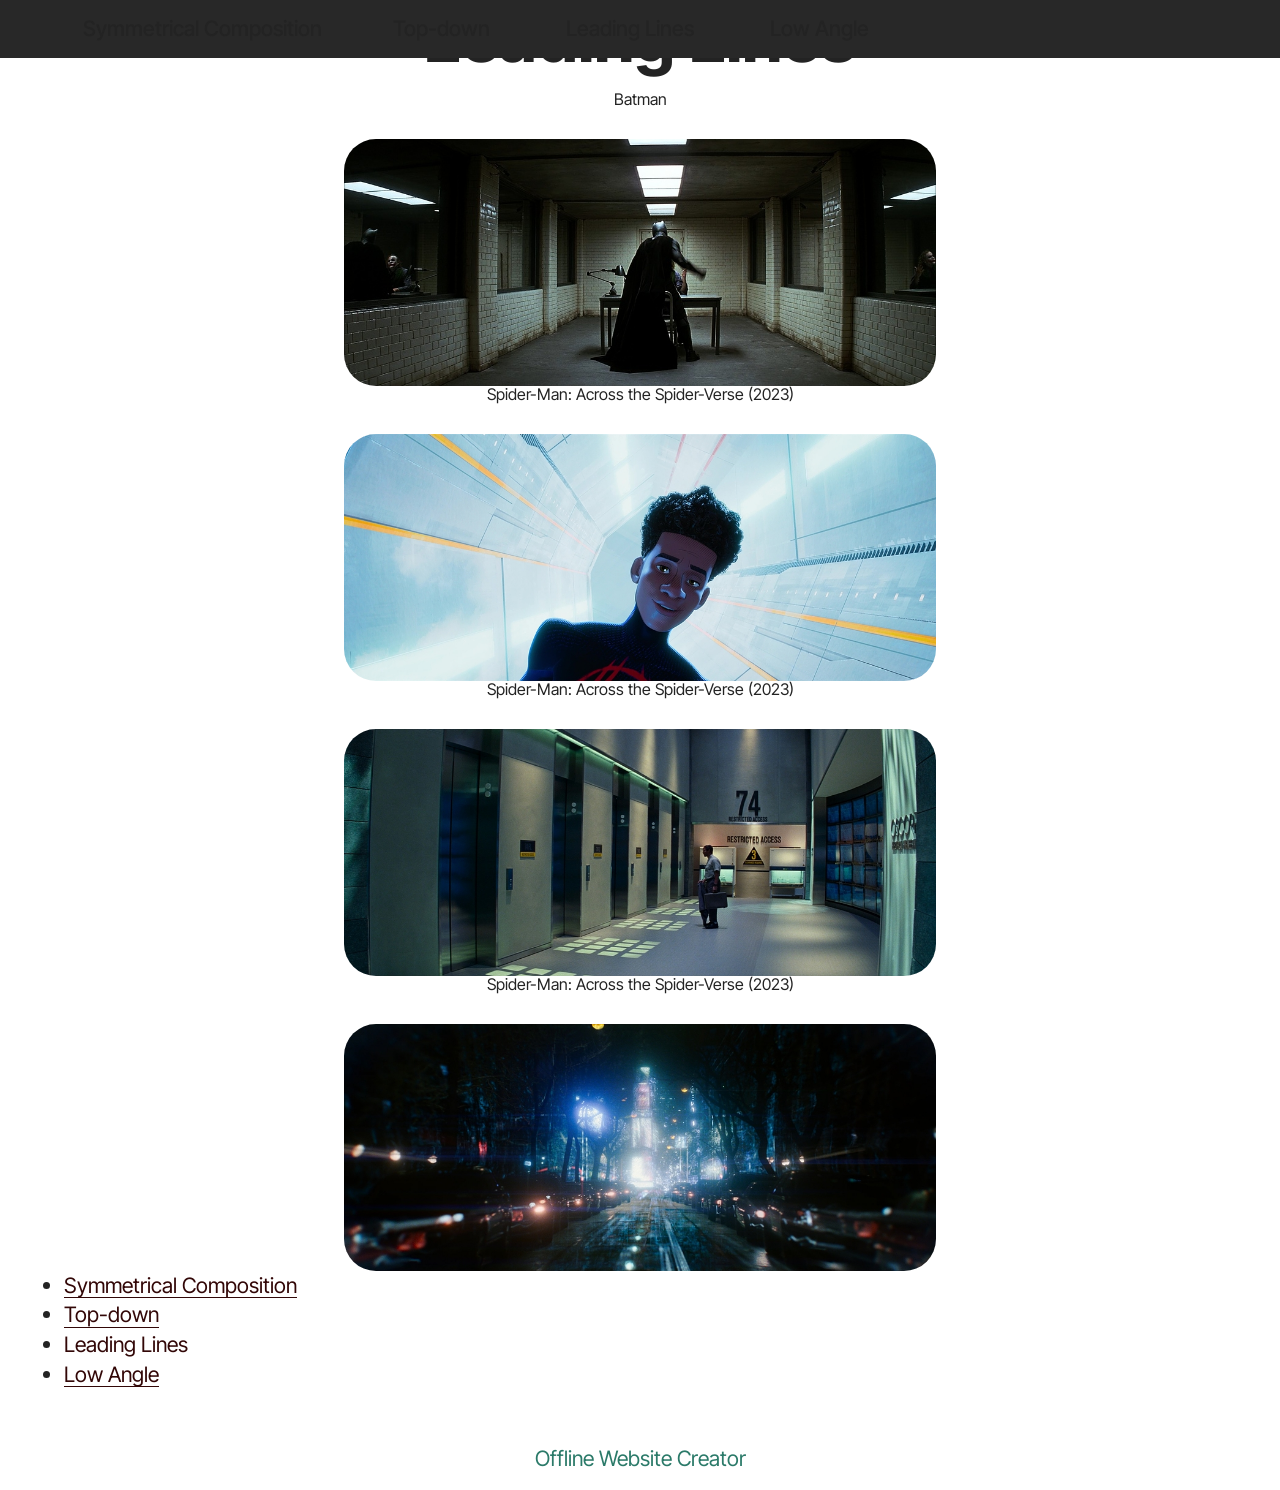
<file: Leading Lines.html>
<!DOCTYPE html>
<html  >
<head>
  <!-- Site made with Mobirise Website Builder v6.1.12, https://mobirise.com -->
  <meta charset="UTF-8">
  <meta http-equiv="X-UA-Compatible" content="IE=edge">
  <meta name="generator" content="Mobirise v6.1.12, mobirise.com">
  <meta name="viewport" content="width=device-width, initial-scale=1, minimum-scale=1">
  <link rel="shortcut icon" href="assets/images/logo.png" type="image/x-icon">
  <meta name="description" content="">
  
  
  <title>Leading Lines</title>
  <link rel="stylesheet" href="assets/web/assets/mobirise-icons2/mobirise2.css">
  <link rel="stylesheet" href="assets/bootstrap/css/bootstrap.min.css">
  <link rel="stylesheet" href="assets/dropdown/css/style.css">
  <link rel="stylesheet" href="assets/socicon/css/styles.css">
  <link rel="stylesheet" href="assets/theme/css/style.css">
  <link rel="preload" href="https://fonts.googleapis.com/css?family=Inter+Tight:100,200,300,400,500,600,700,800,900,100i,200i,300i,400i,500i,600i,700i,800i,900i&display=swap" as="style" onload="this.onload=null;this.rel='stylesheet'">
  <noscript><link rel="stylesheet" href="https://fonts.googleapis.com/css?family=Inter+Tight:100,200,300,400,500,600,700,800,900,100i,200i,300i,400i,500i,600i,700i,800i,900i&display=swap"></noscript>
  <link rel="preload" href="https://fonts.googleapis.com/css?family=Roboto:100,200,300,400,500,600,700,800,900,100i,200i,300i,400i,500i,600i,700i,800i,900i&display=swap" as="style" onload="this.onload=null;this.rel='stylesheet'">
  <noscript><link rel="stylesheet" href="https://fonts.googleapis.com/css?family=Roboto:100,200,300,400,500,600,700,800,900,100i,200i,300i,400i,500i,600i,700i,800i,900i&display=swap"></noscript>
  <link rel="preload" href="https://fonts.googleapis.com/css?family=Playfair+Display:400,500,600,700,800,900,400i,500i,600i,700i,800i,900i&display=swap" as="style" onload="this.onload=null;this.rel='stylesheet'">
  <noscript><link rel="stylesheet" href="https://fonts.googleapis.com/css?family=Playfair+Display:400,500,600,700,800,900,400i,500i,600i,700i,800i,900i&display=swap"></noscript>
  <link rel="preload" as="style" href="assets/mobirise/css/mbr-additional.css?v=QlXOle"><link rel="stylesheet" href="assets/mobirise/css/mbr-additional.css?v=QlXOle" type="text/css">

  
  
  
</head>
<body>
  
  <section data-bs-version="5.1" class="menu menu2 cid-vgLvPtyXhu" once="menu" id="menu02-r">
	

	<nav class="navbar navbar-dropdown navbar-fixed-top navbar-expand-lg">
		<div class="container">
			<div class="navbar-brand">
				
				
			</div>
			<button class="navbar-toggler" type="button" data-toggle="collapse" data-bs-toggle="collapse" data-target="#navbarSupportedContent" data-bs-target="#navbarSupportedContent" aria-controls="navbarNavAltMarkup" aria-expanded="false" aria-label="Toggle navigation">
				<div class="hamburger">
					<span></span>
					<span></span>
					<span></span>
					<span></span>
				</div>
			</button>
			<div class="collapse navbar-collapse" id="navbarSupportedContent">
				<ul class="navbar-nav nav-dropdown nav-right navbar-nav-top-padding" data-app-modern-menu="true"><li class="nav-item">
						<a class="nav-link link text-black text-primary display-4" href="Symmetrical Composition.html#slider02-f">Symmetrical Composition</a>
					</li>
					<li class="nav-item">
						<a class="nav-link link text-black text-primary display-4" href="Top-down.html" aria-expanded="false">Top-down</a>
					</li>
					<li class="nav-item">
						<a class="nav-link link text-black text-primary display-4" href="Leading Lines.html">&nbsp;Leading Lines</a>
					</li><li class="nav-item"><a class="nav-link link text-black text-primary display-4" href="Low Angle.html">&nbsp;Low Angle</a></li></ul>
				
				
			</div>
		</div>
	</nav>
</section>

<section data-bs-version="5.1" class="image3 cid-vgM1FznN3b" id="image03-t">
  

  
  

  <div class="container">
    <div class="row justify-content-center">
      <div class="col-12 col-lg-6">
        <h4 class="mbr-description mbr-fonts-style mb-3 align-center display-1"><strong>Leading Lines</strong></h4>
        <p class="mbr-description mbr-fonts-style mb-4 align-center new-font-4">Batman</p>
        <div class="image-wrapper">
          <img class="w-100" src="assets/images/9.jpg" alt="Mobirise Website Builder">
        </div>
      </div>
    </div>
  </div>
</section>

<section data-bs-version="5.1" class="image3 cid-vgM1HWiV7c" id="image03-w">
  

  
  

  <div class="container">
    <div class="row justify-content-center">
      <div class="col-12 col-lg-6">
        
        <p class="mbr-description mbr-fonts-style mb-4 align-center new-font-4">Spider-Man: Across the Spider-Verse   (2023)</p>
        <div class="image-wrapper">
          <img class="w-100" src="assets/images/10.jpg" alt="Mobirise Website Builder">
        </div>
      </div>
    </div>
  </div>
</section>

<section data-bs-version="5.1" class="image3 cid-vgM1Hj1phn" id="image03-v">
  

  
  

  <div class="container">
    <div class="row justify-content-center">
      <div class="col-12 col-lg-6">
        
        <p class="mbr-description mbr-fonts-style mb-4 align-center new-font-4">Spider-Man: Across the Spider-Verse   (2023)</p>
        <div class="image-wrapper">
          <img class="w-100" src="assets/images/11.jpg" alt="Mobirise Website Builder">
        </div>
      </div>
    </div>
  </div>
</section>

<section data-bs-version="5.1" class="image3 cid-vgM1GlxQGO" id="image03-u">
  

  
  

  <div class="container">
    <div class="row justify-content-center">
      <div class="col-12 col-lg-6">
        
        <p class="mbr-description mbr-fonts-style mb-4 align-center new-font-4">Spider-Man: Across the Spider-Verse   (2023)</p>
        <div class="image-wrapper">
          <img class="w-100" src="assets/images/12.jpg" alt="Mobirise Website Builder">
        </div>
      </div>
    </div>
  </div>
</section>

<section data-bs-version="5.1" class="footer3 cid-vgM8ypkpY1" once="footers" id="footer03-13">

        

    

    <div class="container">
        <div class="row">
            <div class="row-links">
                <ul class="header-menu">
                  
                  
                  
                  
                <li class="header-menu-item mbr-fonts-style display-7"><a href="Symmetrical Composition.html#slider02-f" class="text-info text-primary">Symmetrical Composition</a></li><li class="header-menu-item mbr-fonts-style display-7"><a href="Top-down.html" class="text-info">Top-down</a></li><li class="header-menu-item mbr-fonts-style display-7"><a href="Leading Lines.html" class="text-info">Leading Lines</a></li><li class="header-menu-item mbr-fonts-style display-7"><a href="Low Angle.html" class="text-info">Low Angle</a></li></ul>
              </div>

            
            
        </div>
    </div>
</section><section class="display-7" style="padding: 0;align-items: center;justify-content: center;flex-wrap: wrap;    align-content: center;display: flex;position: relative;height: 4rem;"><a href="https://mobiri.se/" style="flex: 1 1;height: 4rem;position: absolute;width: 100%;z-index: 1;"><img alt="" style="height: 4rem;" src="[data-uri]"></a><p style="margin: 0;text-align: center;" class="display-7">&#8204;</p><a style="z-index:1" href="https://mobirise.com/offline-website-builder.html">Offline Website Creator</a></section><script src="assets/bootstrap/js/bootstrap.bundle.min.js"></script>  <script src="assets/smoothscroll/smooth-scroll.js"></script>  <script src="assets/ytplayer/index.js"></script>  <script src="assets/dropdown/js/navbar-dropdown.js"></script>  <script src="assets/theme/js/script.js"></script>  
  
  
</body>
</html>
</file>
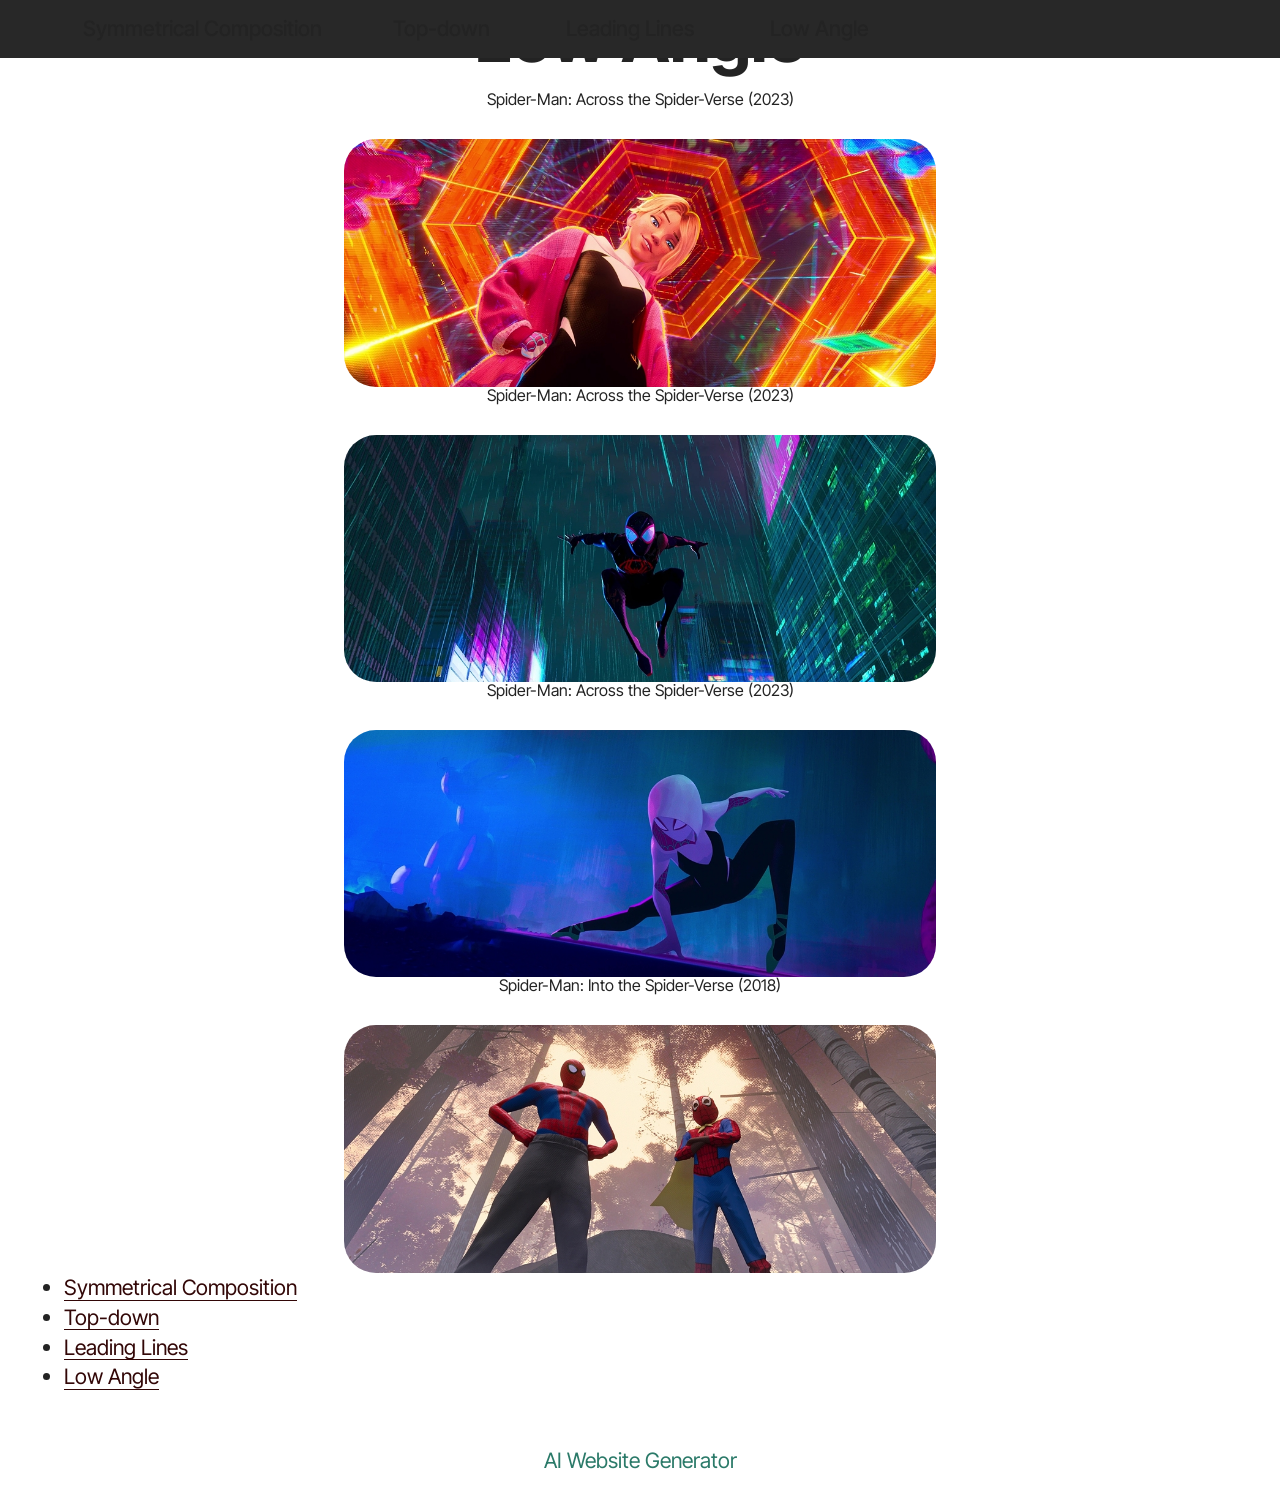
<file: Low Angle.html>
<!DOCTYPE html>
<html  >
<head>
  <!-- Site made with Mobirise Website Builder v6.1.12, https://mobirise.com -->
  <meta charset="UTF-8">
  <meta http-equiv="X-UA-Compatible" content="IE=edge">
  <meta name="generator" content="Mobirise v6.1.12, mobirise.com">
  <meta name="viewport" content="width=device-width, initial-scale=1, minimum-scale=1">
  <link rel="shortcut icon" href="assets/images/logo.png" type="image/x-icon">
  <meta name="description" content="">
  
  
  <title>Low Angle</title>
  <link rel="stylesheet" href="assets/web/assets/mobirise-icons2/mobirise2.css">
  <link rel="stylesheet" href="assets/bootstrap/css/bootstrap.min.css">
  <link rel="stylesheet" href="assets/dropdown/css/style.css">
  <link rel="stylesheet" href="assets/socicon/css/styles.css">
  <link rel="stylesheet" href="assets/theme/css/style.css">
  <link rel="preload" href="https://fonts.googleapis.com/css?family=Inter+Tight:100,200,300,400,500,600,700,800,900,100i,200i,300i,400i,500i,600i,700i,800i,900i&display=swap" as="style" onload="this.onload=null;this.rel='stylesheet'">
  <noscript><link rel="stylesheet" href="https://fonts.googleapis.com/css?family=Inter+Tight:100,200,300,400,500,600,700,800,900,100i,200i,300i,400i,500i,600i,700i,800i,900i&display=swap"></noscript>
  <link rel="preload" href="https://fonts.googleapis.com/css?family=Roboto:100,200,300,400,500,600,700,800,900,100i,200i,300i,400i,500i,600i,700i,800i,900i&display=swap" as="style" onload="this.onload=null;this.rel='stylesheet'">
  <noscript><link rel="stylesheet" href="https://fonts.googleapis.com/css?family=Roboto:100,200,300,400,500,600,700,800,900,100i,200i,300i,400i,500i,600i,700i,800i,900i&display=swap"></noscript>
  <link rel="preload" href="https://fonts.googleapis.com/css?family=Playfair+Display:400,500,600,700,800,900,400i,500i,600i,700i,800i,900i&display=swap" as="style" onload="this.onload=null;this.rel='stylesheet'">
  <noscript><link rel="stylesheet" href="https://fonts.googleapis.com/css?family=Playfair+Display:400,500,600,700,800,900,400i,500i,600i,700i,800i,900i&display=swap"></noscript>
  <link rel="preload" as="style" href="assets/mobirise/css/mbr-additional.css?v=cvey8e"><link rel="stylesheet" href="assets/mobirise/css/mbr-additional.css?v=cvey8e" type="text/css">

  
  
  
</head>
<body>
  
  <section data-bs-version="5.1" class="menu menu2 cid-vgLvPtyXhu" once="menu" id="menu02-x">
	

	<nav class="navbar navbar-dropdown navbar-fixed-top navbar-expand-lg">
		<div class="container">
			<div class="navbar-brand">
				
				
			</div>
			<button class="navbar-toggler" type="button" data-toggle="collapse" data-bs-toggle="collapse" data-target="#navbarSupportedContent" data-bs-target="#navbarSupportedContent" aria-controls="navbarNavAltMarkup" aria-expanded="false" aria-label="Toggle navigation">
				<div class="hamburger">
					<span></span>
					<span></span>
					<span></span>
					<span></span>
				</div>
			</button>
			<div class="collapse navbar-collapse" id="navbarSupportedContent">
				<ul class="navbar-nav nav-dropdown nav-right navbar-nav-top-padding" data-app-modern-menu="true"><li class="nav-item">
						<a class="nav-link link text-black text-primary display-4" href="Symmetrical Composition.html#slider02-f">Symmetrical Composition</a>
					</li>
					<li class="nav-item">
						<a class="nav-link link text-black text-primary display-4" href="Top-down.html" aria-expanded="false">Top-down</a>
					</li>
					<li class="nav-item">
						<a class="nav-link link text-black text-primary display-4" href="Leading Lines.html">&nbsp;Leading Lines</a>
					</li><li class="nav-item"><a class="nav-link link text-black text-primary display-4" href="Low Angle.html">&nbsp;Low Angle</a></li></ul>
				
				
			</div>
		</div>
	</nav>
</section>

<section data-bs-version="5.1" class="image3 cid-vgM3s9DLj8" id="image03-z">
  

  
  

  <div class="container">
    <div class="row justify-content-center">
      <div class="col-12 col-lg-6">
        <h4 class="mbr-description mbr-fonts-style mb-3 align-center display-1"><strong>Low Angle</strong></h4>
        <p class="mbr-description mbr-fonts-style mb-4 align-center new-font-4">Spider-Man: Across the Spider-Verse   (2023)</p>
        <div class="image-wrapper">
          <img class="w-100" src="assets/images/13.jpg" alt="Mobirise Website Builder">
        </div>
      </div>
    </div>
  </div>
</section>

<section data-bs-version="5.1" class="image3 cid-vgM3u6B2rv" id="image03-12">
  

  
  

  <div class="container">
    <div class="row justify-content-center">
      <div class="col-12 col-lg-6">
        
        <p class="mbr-description mbr-fonts-style mb-4 align-center new-font-4">Spider-Man: Across the Spider-Verse   (2023)</p>
        <div class="image-wrapper">
          <img class="w-100" src="assets/images/14.jpg" alt="Mobirise Website Builder">
        </div>
      </div>
    </div>
  </div>
</section>

<section data-bs-version="5.1" class="image3 cid-vgM3sKXKPd" id="image03-10">
  

  
  

  <div class="container">
    <div class="row justify-content-center">
      <div class="col-12 col-lg-6">
        
        <p class="mbr-description mbr-fonts-style mb-4 align-center new-font-4">Spider-Man: Across the Spider-Verse   (2023)</p>
        <div class="image-wrapper">
          <img class="w-100" src="assets/images/15.jpg" alt="Mobirise Website Builder">
        </div>
      </div>
    </div>
  </div>
</section>

<section data-bs-version="5.1" class="image3 cid-vgM3thkrLd" id="image03-11">
  

  
  

  <div class="container">
    <div class="row justify-content-center">
      <div class="col-12 col-lg-6">
        
        <p class="mbr-description mbr-fonts-style mb-4 align-center new-font-4">Spider-Man: Into the Spider-Verse   (2018)</p>
        <div class="image-wrapper">
          <img class="w-100" src="assets/images/16.jpg" alt="Mobirise Website Builder">
        </div>
      </div>
    </div>
  </div>
</section>

<section data-bs-version="5.1" class="footer3 cid-vgM8ypkpY1" once="footers" id="footer03-13">

        

    

    <div class="container">
        <div class="row">
            <div class="row-links">
                <ul class="header-menu">
                  
                  
                  
                  
                <li class="header-menu-item mbr-fonts-style display-7"><a href="Symmetrical Composition.html#slider02-f" class="text-info text-primary">Symmetrical Composition</a></li><li class="header-menu-item mbr-fonts-style display-7"><a href="Top-down.html" class="text-info">Top-down</a></li><li class="header-menu-item mbr-fonts-style display-7"><a href="Leading Lines.html" class="text-info">Leading Lines</a></li><li class="header-menu-item mbr-fonts-style display-7"><a href="Low Angle.html" class="text-info">Low Angle</a></li></ul>
              </div>

            
            
        </div>
    </div>
</section><section class="display-7" style="padding: 0;align-items: center;justify-content: center;flex-wrap: wrap;    align-content: center;display: flex;position: relative;height: 4rem;"><a href="https://mobiri.se/" style="flex: 1 1;height: 4rem;position: absolute;width: 100%;z-index: 1;"><img alt="" style="height: 4rem;" src="[data-uri]"></a><p style="margin: 0;text-align: center;" class="display-7">&#8204;</p><a style="z-index:1" href="https://mobirise.com/builder/ai-website-generator.html">AI Website Generator</a></section><script src="assets/bootstrap/js/bootstrap.bundle.min.js"></script>  <script src="assets/smoothscroll/smooth-scroll.js"></script>  <script src="assets/ytplayer/index.js"></script>  <script src="assets/dropdown/js/navbar-dropdown.js"></script>  <script src="assets/theme/js/script.js"></script>  
  
  
</body>
</html>
</file>
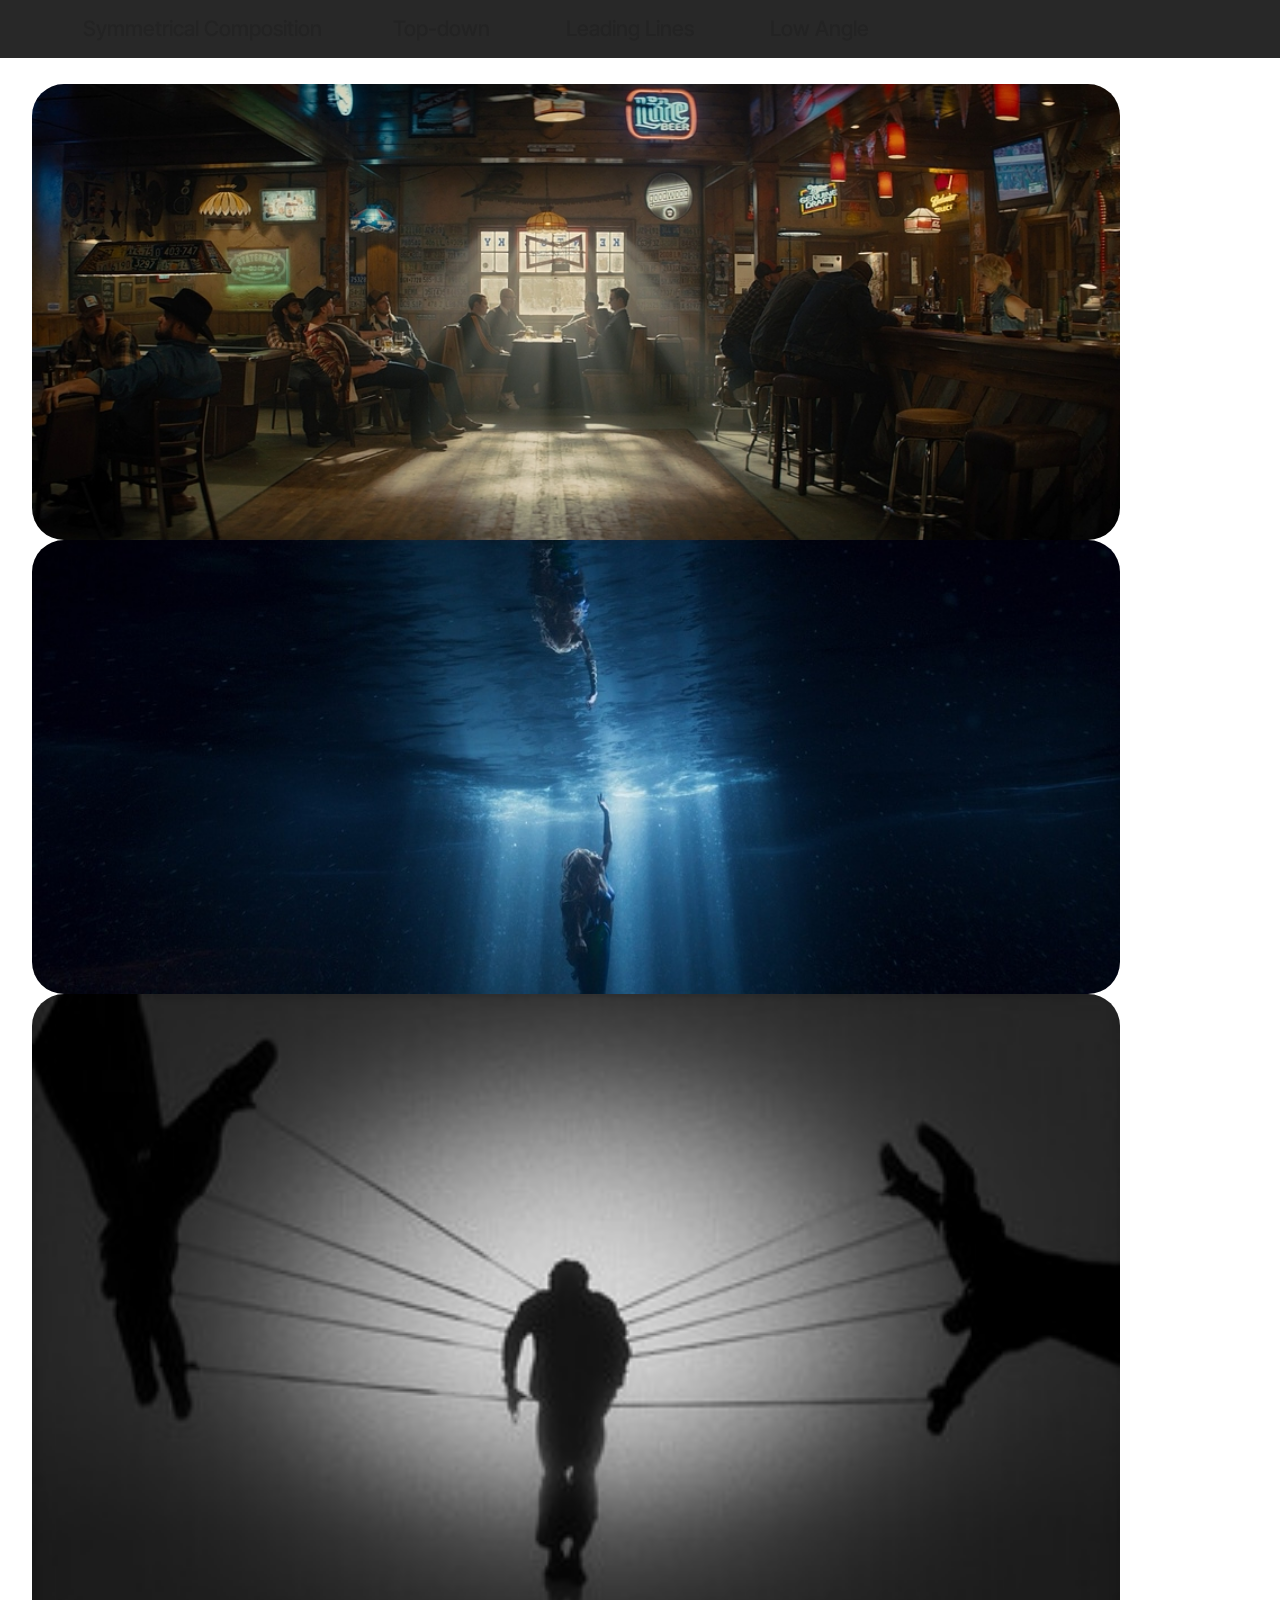
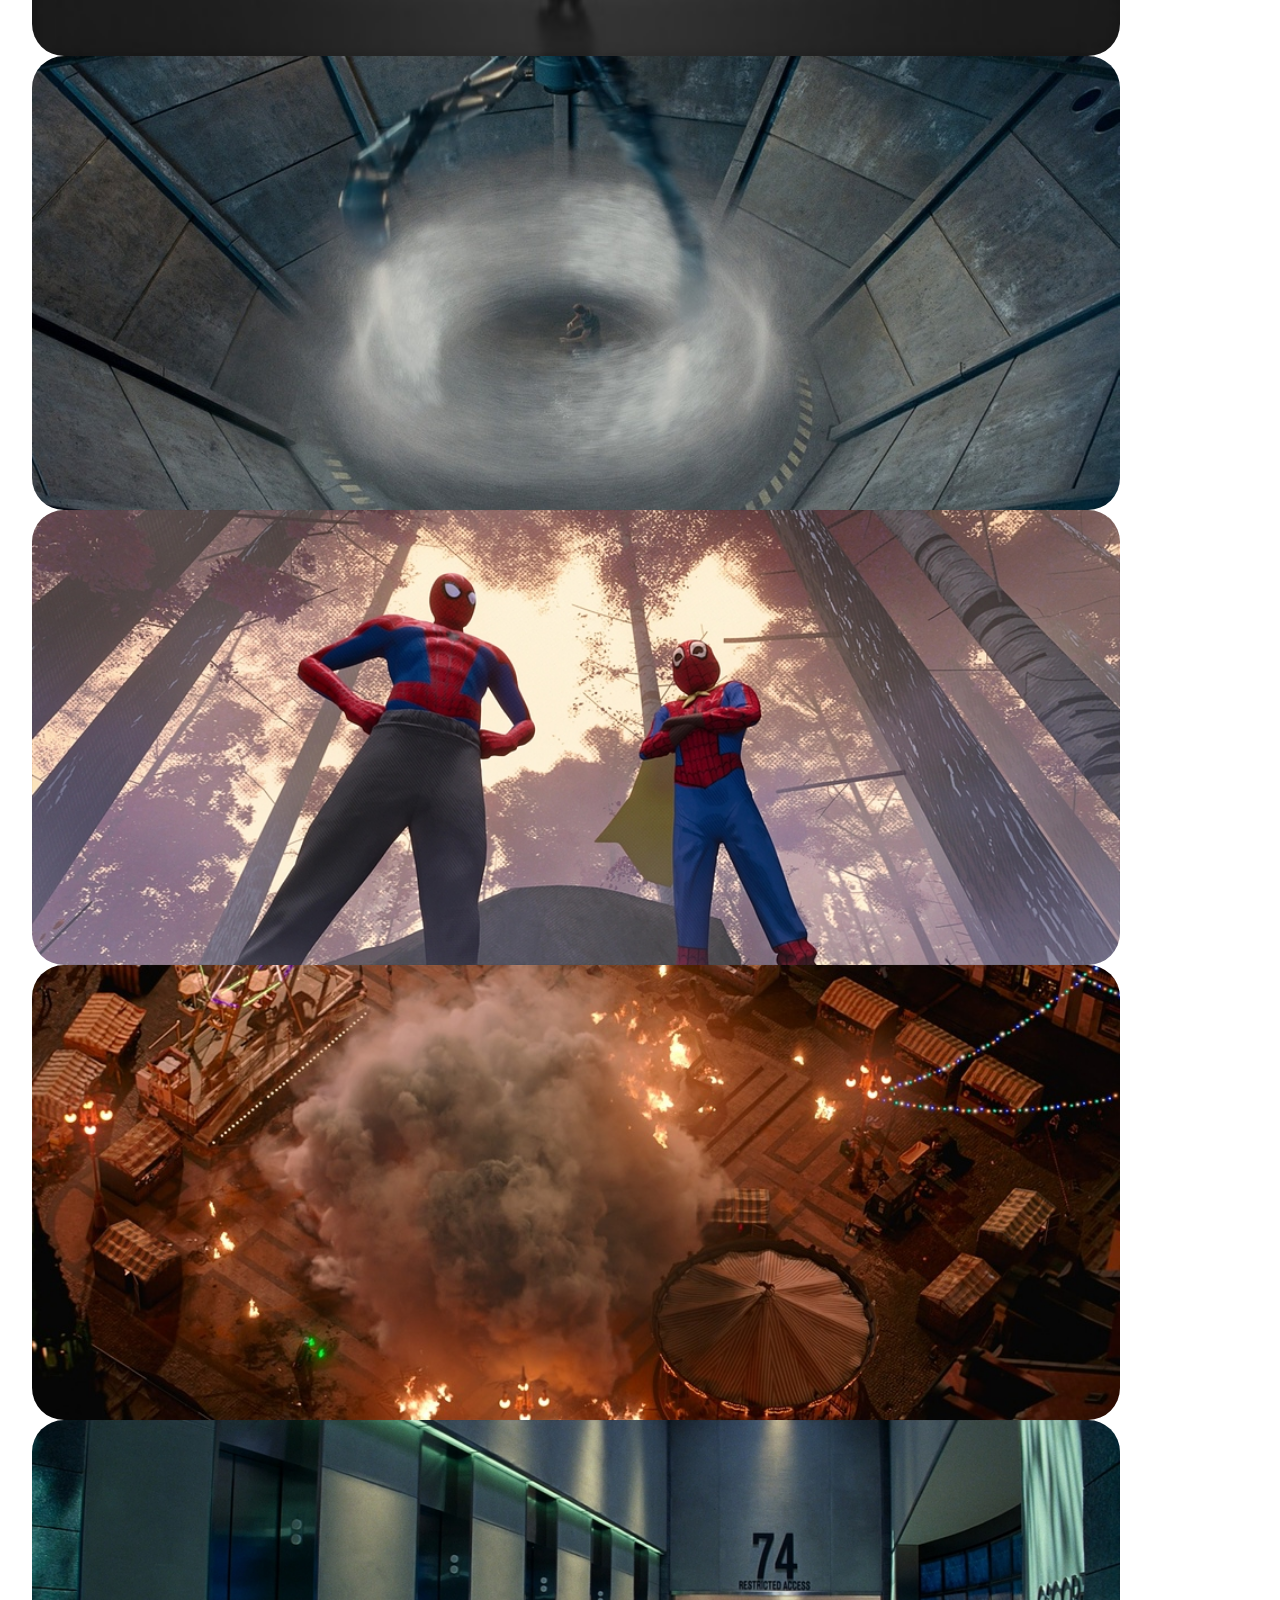
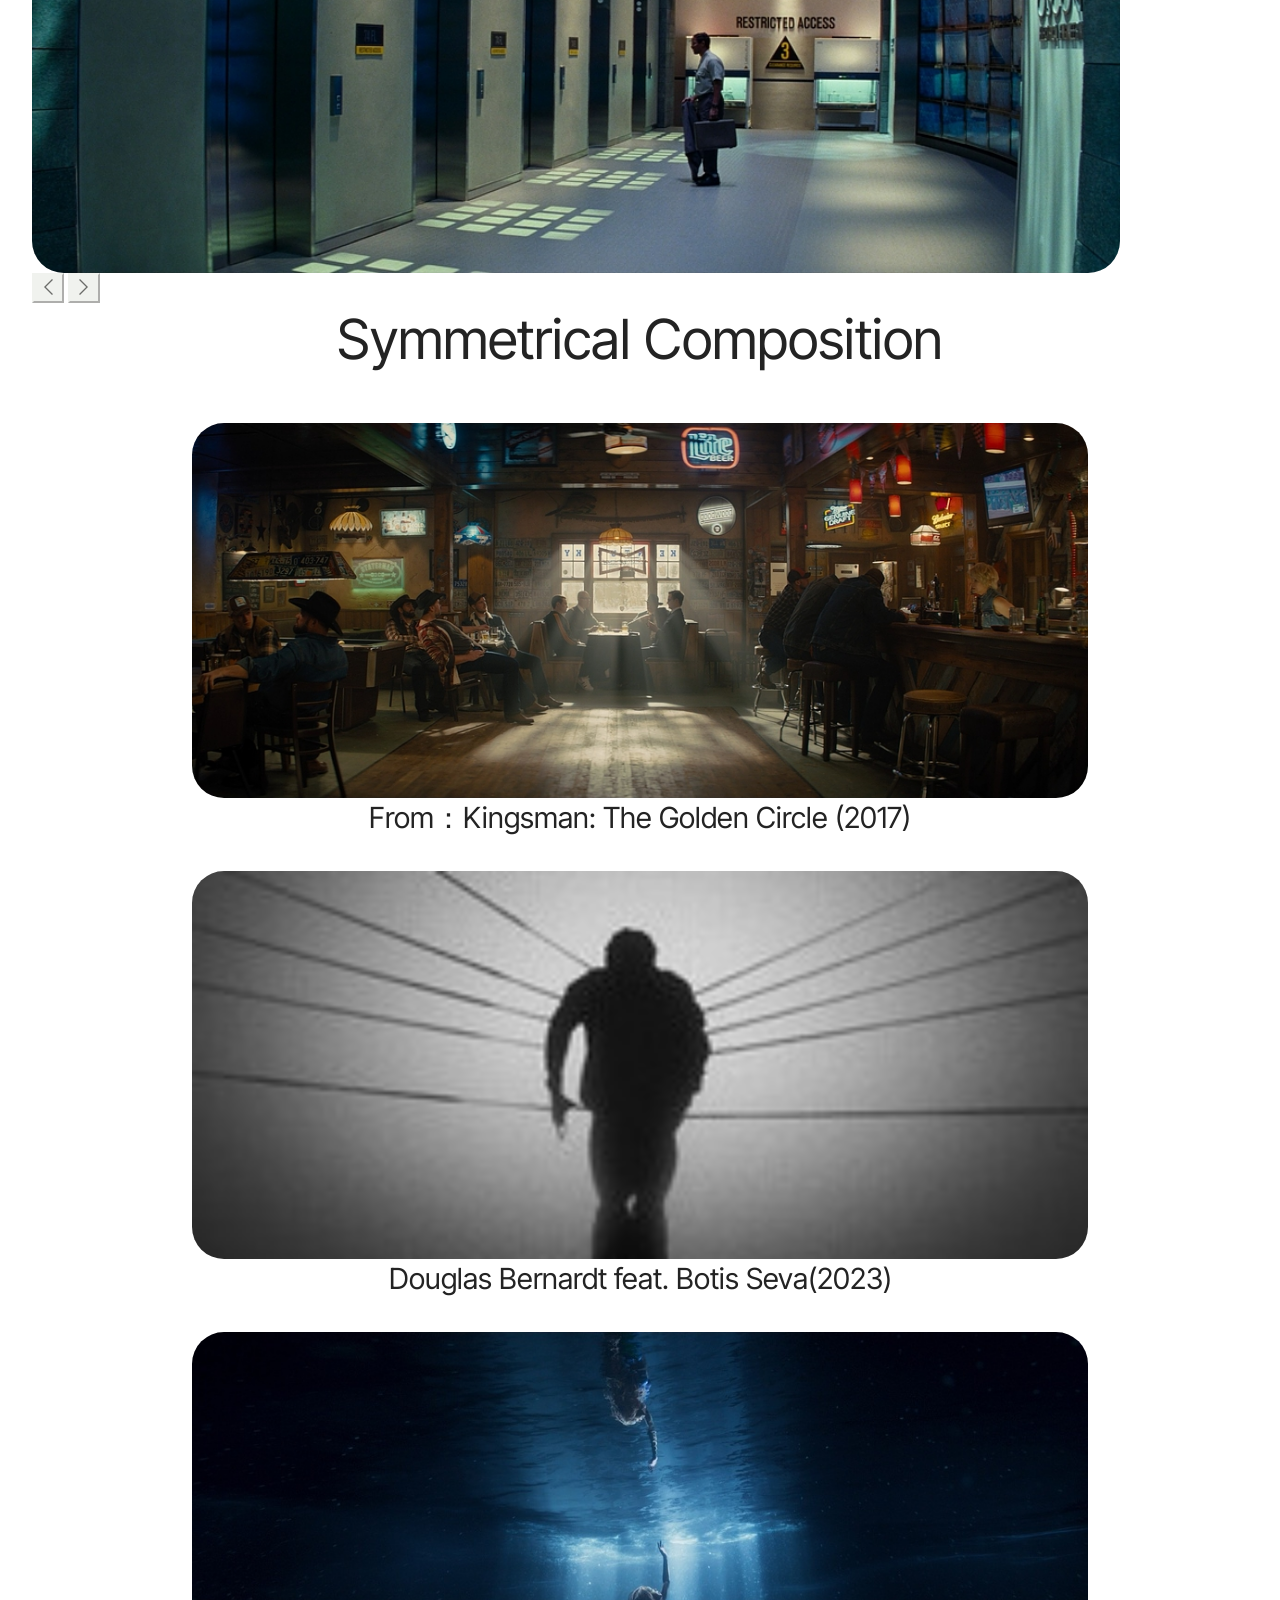
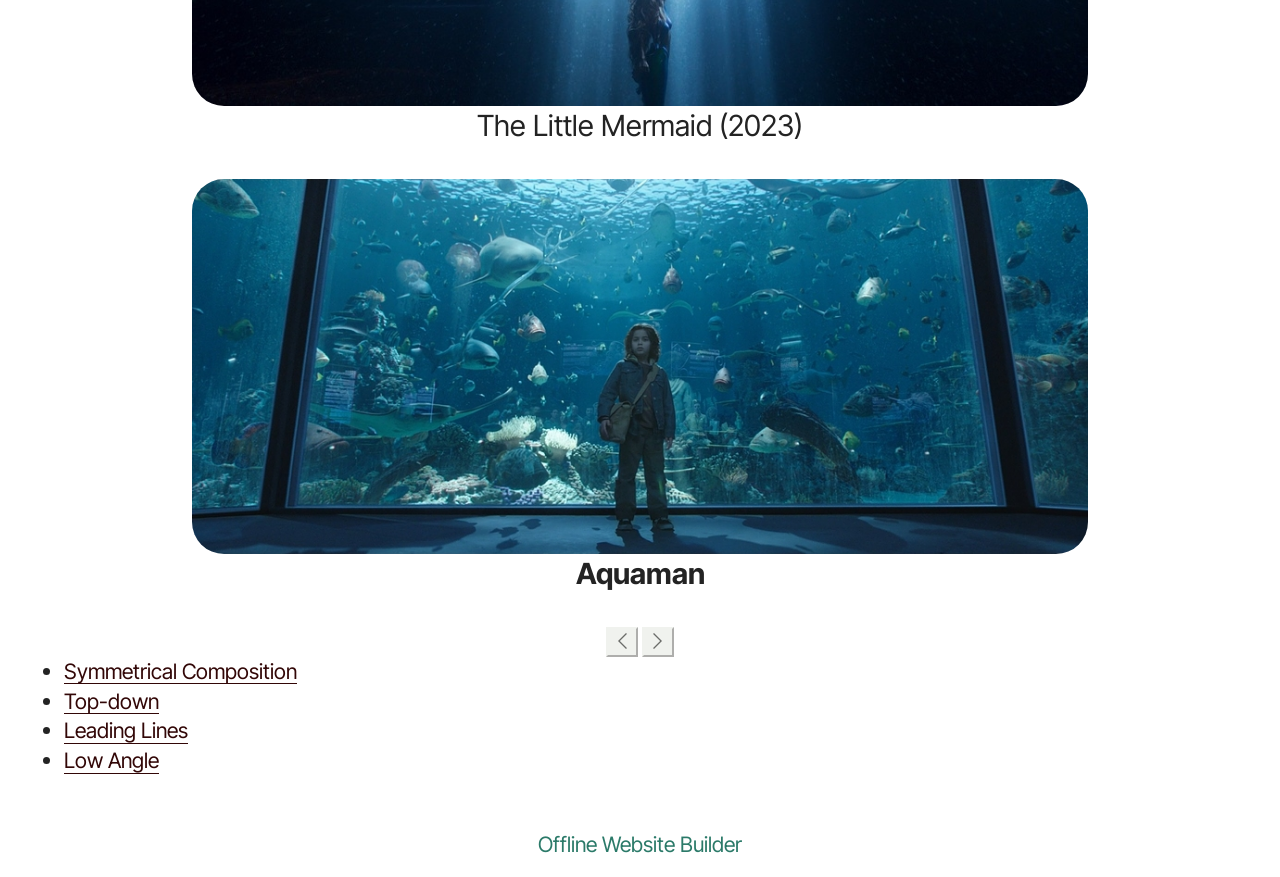
<file: Symmetrical Composition.html>
<!DOCTYPE html>
<html  >
<head>
  <!-- Site made with Mobirise Website Builder v6.1.12, https://mobirise.com -->
  <meta charset="UTF-8">
  <meta http-equiv="X-UA-Compatible" content="IE=edge">
  <meta name="generator" content="Mobirise v6.1.12, mobirise.com">
  <meta name="viewport" content="width=device-width, initial-scale=1, minimum-scale=1">
  <link rel="shortcut icon" href="assets/images/logo.png" type="image/x-icon">
  <meta name="description" content="">
  
  
  <title>Symmetrical Composition</title>
  <link rel="stylesheet" href="assets/web/assets/mobirise-icons2/mobirise2.css">
  <link rel="stylesheet" href="assets/bootstrap/css/bootstrap.min.css">
  <link rel="stylesheet" href="assets/parallax/jarallax.css">
  <link rel="stylesheet" href="assets/dropdown/css/style.css">
  <link rel="stylesheet" href="assets/socicon/css/styles.css">
  <link rel="stylesheet" href="assets/theme/css/style.css">
  <link rel="preload" href="https://fonts.googleapis.com/css?family=Inter+Tight:100,200,300,400,500,600,700,800,900,100i,200i,300i,400i,500i,600i,700i,800i,900i&display=swap" as="style" onload="this.onload=null;this.rel='stylesheet'">
  <noscript><link rel="stylesheet" href="https://fonts.googleapis.com/css?family=Inter+Tight:100,200,300,400,500,600,700,800,900,100i,200i,300i,400i,500i,600i,700i,800i,900i&display=swap"></noscript>
  <link rel="preload" href="https://fonts.googleapis.com/css?family=Roboto:100,200,300,400,500,600,700,800,900,100i,200i,300i,400i,500i,600i,700i,800i,900i&display=swap" as="style" onload="this.onload=null;this.rel='stylesheet'">
  <noscript><link rel="stylesheet" href="https://fonts.googleapis.com/css?family=Roboto:100,200,300,400,500,600,700,800,900,100i,200i,300i,400i,500i,600i,700i,800i,900i&display=swap"></noscript>
  <link rel="preload" href="https://fonts.googleapis.com/css?family=Playfair+Display:400,500,600,700,800,900,400i,500i,600i,700i,800i,900i&display=swap" as="style" onload="this.onload=null;this.rel='stylesheet'">
  <noscript><link rel="stylesheet" href="https://fonts.googleapis.com/css?family=Playfair+Display:400,500,600,700,800,900,400i,500i,600i,700i,800i,900i&display=swap"></noscript>
  <link rel="preload" as="style" href="assets/mobirise/css/mbr-additional.css?v=rG7nBp"><link rel="stylesheet" href="assets/mobirise/css/mbr-additional.css?v=rG7nBp" type="text/css">

  
  
  
</head>
<body>
  
  <section data-bs-version="5.1" class="menu menu2 cid-vgLvPtyXhu" once="menu" id="menu02-4">
	

	<nav class="navbar navbar-dropdown navbar-fixed-top navbar-expand-lg">
		<div class="container">
			<div class="navbar-brand">
				
				
			</div>
			<button class="navbar-toggler" type="button" data-toggle="collapse" data-bs-toggle="collapse" data-target="#navbarSupportedContent" data-bs-target="#navbarSupportedContent" aria-controls="navbarNavAltMarkup" aria-expanded="false" aria-label="Toggle navigation">
				<div class="hamburger">
					<span></span>
					<span></span>
					<span></span>
					<span></span>
				</div>
			</button>
			<div class="collapse navbar-collapse" id="navbarSupportedContent">
				<ul class="navbar-nav nav-dropdown nav-right navbar-nav-top-padding" data-app-modern-menu="true"><li class="nav-item">
						<a class="nav-link link text-black text-primary display-4" href="Symmetrical Composition.html#slider02-f">Symmetrical Composition</a>
					</li>
					<li class="nav-item">
						<a class="nav-link link text-black text-primary display-4" href="Top-down.html" aria-expanded="false">Top-down</a>
					</li>
					<li class="nav-item">
						<a class="nav-link link text-black text-primary display-4" href="Leading Lines.html">&nbsp;Leading Lines</a>
					</li><li class="nav-item"><a class="nav-link link text-black text-primary display-4" href="Low Angle.html">&nbsp;Low Angle</a></li></ul>
				
				
			</div>
		</div>
	</nav>
</section>

<section data-bs-version="5.1" class="header18 cid-vgLoZfeiNy mbr-parallax-background" id="header18-0">
  

  
  <div class="container">
    <div class="row">
      <div class="content-wrap col-12 col-md-12">
        <h1 class="mbr-section-title mbr-fonts-style mbr-white mb-4 new-font-5">Four Types Of Film Composition</h1>
        
        
        
      </div>
    </div>
  </div>
</section>

<section data-bs-version="5.1" class="slider4 mbr-embla cid-vgLqD9fFdl" id="slider04-2">
    
    
    <div class="container-fluid">
        
        <div class="row">
            <div class="col-12">
                <div class="embla position-relative" data-skip-snaps="true" data-align="center" data-contain-scroll="trimSnaps" data-loop="true" data-auto-play="true" data-auto-play-interval="1" data-draggable="true">
                    <div class="embla__viewport">
                        <div class="embla__container">
                            <div class="embla__slide slider-image item active" style="margin-left: 4rem; margin-right: 4rem;">
                                <div class="slide-content">
                                    <div class="item-img">
                                        <div class="item-wrapper">
                                            <img src="assets/images/1.jpg" alt="Mobirise Website Builder" title="">
                                        </div>
                                    </div>
                                </div>
                            </div>
                            <div class="embla__slide slider-image item" style="margin-left: 4rem; margin-right: 4rem;">
                                <div class="slide-content">
                                    <div class="item-img">
                                        <div class="item-wrapper">
                                            <img src="assets/images/2.jpg" alt="Mobirise Website Builder" title="">
                                        </div>
                                    </div>
                                </div>
                            </div>
                            <div class="embla__slide slider-image item" style="margin-left: 4rem; margin-right: 4rem;">
                                <div class="slide-content">
                                    <div class="item-img">
                                        <div class="item-wrapper">
                                            <img src="assets/images/3.jpg" alt="Mobirise Website Builder" title="" data-slide-to="2" data-bs-slide-to="2">
                                        </div>
                                    </div>
                                </div>
                            </div><div class="embla__slide slider-image item" style="margin-left: 4rem; margin-right: 4rem;">
                                <div class="slide-content">
                                    <div class="item-img">
                                        <div class="item-wrapper">
                                            <img src="assets/images/5.jpg" alt="Mobirise Website Builder" title="" data-slide-to="3" data-bs-slide-to="3">
                                        </div>
                                    </div>
                                </div>
                            </div>
                            
                            <div class="embla__slide slider-image item" style="margin-left: 4rem; margin-right: 4rem;">
                                <div class="slide-content">
                                    <div class="item-img">
                                        <div class="item-wrapper">
                                            <img src="assets/images/16.jpg" alt="Mobirise Website Builder" title="">
                                        </div>
                                    </div>
                                </div>
                            </div>
                            <div class="embla__slide slider-image item" style="margin-left: 4rem; margin-right: 4rem;">
                            <div class="slide-content">
                                <div class="item-img">
                                    <div class="item-wrapper">
                                        <img src="assets/images/8.jpg" alt="Mobirise Website Builder" title="">
                                    </div>
                                </div>
                            </div>
                            </div>
                            <div class="embla__slide slider-image item" style="margin-left: 4rem; margin-right: 4rem;">
                            <div class="slide-content">
                                <div class="item-img">
                                    <div class="item-wrapper">
                                        <img src="assets/images/11.jpg" alt="Mobirise Website Builder" title="">
                                    </div>
                                </div>
                            </div>
                            </div>
                        </div>
                    </div>
                    <button class="embla__button embla__button--prev">
                        <span class="mobi-mbri mobi-mbri-arrow-prev" aria-hidden="true"></span>
                        <span class="sr-only visually-hidden visually-hidden">Previous</span>
                    </button>
                    <button class="embla__button embla__button--next">
                        <span class="mobi-mbri mobi-mbri-arrow-next" aria-hidden="true"></span>
                        <span class="sr-only visually-hidden visually-hidden">Next</span>
                    </button>
                </div>
            </div>
        </div>
    </div>
</section>

<section data-bs-version="5.1" class="slider2 mbr-embla cid-vgLA015Fk7" id="slider02-f">
	

	
	

	<div class="position-relative text-center">
		<h3 class="mb-5 mbr-fonts-style mbr-section-title display-2">Symmetrical Composition</h3>

		<div class="embla" data-skip-snaps="true" data-align="center" data-auto-play="true" data-auto-play-interval="5" data-draggable="true">
			<div class="embla__viewport container-fluid">
				<div class="embla__container">
					<div class="embla__slide slider-image item" style="margin-left: 10rem; margin-right: 10rem;">
						<div class="user">
							<div class="user_image">
								<div class="item-wrapper position-relative">
									<img src="assets/images/1.jpg" alt="Mobirise Website Builder" data-slide-to="0" data-bs-slide-to="0">
								</div>
							</div>
							<div class="user_text mb-4">
								<p class="mbr-fonts-style display-5">From：Kingsman: The Golden Circle   (2017)</p>
							</div>
							
							
						</div>
					</div><div class="embla__slide slider-image item" style="margin-left: 10rem; margin-right: 10rem;">
						<div class="user">
							<div class="user_image">
								<div class="item-wrapper position-relative">
									<img src="assets/images/3-7.jpeg" alt="Mobirise Website Builder" data-slide-to="1" data-bs-slide-to="1">
								</div>
							</div>
							<div class="user_text mb-4">
								<p class="mbr-fonts-style display-5">Douglas Bernardt feat. Botis Seva(2023)</p>
							</div>
							
							
						</div>
					</div>
					<div class="embla__slide slider-image item" style="margin-left: 10rem; margin-right: 10rem;">
						<div class="user">
							<div class="user_image">
								<div class="item-wrapper position-relative">
									<img src="assets/images/2.jpg" alt="Mobirise Website Builder" data-slide-to="2" data-bs-slide-to="2">
								</div>
							</div>
							<div class="user_text mb-4">
								<p class="mbr-fonts-style display-5">The Little Mermaid   (2023)</p>
							</div>
							
							
						</div>
					</div>
					
					<div class="embla__slide slider-image item" style="margin-left: 10rem; margin-right: 10rem;">
						<div class="user">
							<div class="user_image">
								<div class="item-wrapper position-relative">
									<img src="assets/images/4.jpg" alt="Mobirise Website Builder" data-slide-to="3" data-bs-slide-to="3">
								</div>
							</div>
							<div class="user_text mb-4">
								<p class="mbr-fonts-style display-5"><strong>Aquaman</strong></p>
							</div>
							
							
						</div>
					</div>
					
				</div>
			</div>
			<button class="embla__button embla__button--prev">
				<span class="mobi-mbri mobi-mbri-arrow-prev mbr-iconfont" aria-hidden="true"></span>
				<span class="sr-only visually-hidden visually-hidden visually-hidden">Previous</span>
			</button>
			<button class="embla__button embla__button--next">
				<span class="mobi-mbri mobi-mbri-arrow-next mbr-iconfont" aria-hidden="true"></span>
				<span class="sr-only visually-hidden visually-hidden visually-hidden">Next</span>
			</button>
		</div>
	</div>
</section>

<section data-bs-version="5.1" class="footer3 cid-vgM8ypkpY1" once="footers" id="footer03-13">

        

    

    <div class="container">
        <div class="row">
            <div class="row-links">
                <ul class="header-menu">
                  
                  
                  
                  
                <li class="header-menu-item mbr-fonts-style display-7"><a href="Symmetrical Composition.html#slider02-f" class="text-info text-primary">Symmetrical Composition</a></li><li class="header-menu-item mbr-fonts-style display-7"><a href="Top-down.html" class="text-info">Top-down</a></li><li class="header-menu-item mbr-fonts-style display-7"><a href="Leading Lines.html" class="text-info">Leading Lines</a></li><li class="header-menu-item mbr-fonts-style display-7"><a href="Low Angle.html" class="text-info">Low Angle</a></li></ul>
              </div>

            
            
        </div>
    </div>
</section><section class="display-7" style="padding: 0;align-items: center;justify-content: center;flex-wrap: wrap;    align-content: center;display: flex;position: relative;height: 4rem;"><a href="https://mobiri.se/" style="flex: 1 1;height: 4rem;position: absolute;width: 100%;z-index: 1;"><img alt="" style="height: 4rem;" src="[data-uri]"></a><p style="margin: 0;text-align: center;" class="display-7">&#8204;</p><a style="z-index:1" href="https://mobirise.com/offline-website-builder.html">Offline Website Builder</a></section><script src="assets/bootstrap/js/bootstrap.bundle.min.js"></script>  <script src="assets/parallax/jarallax.js"></script>  <script src="assets/smoothscroll/smooth-scroll.js"></script>  <script src="assets/ytplayer/index.js"></script>  <script src="assets/dropdown/js/navbar-dropdown.js"></script>  <script src="assets/embla/embla.min.js"></script>  <script src="assets/embla/script.js"></script>  <script src="assets/theme/js/script.js"></script>  
  
  
</body>
</html>
</file>
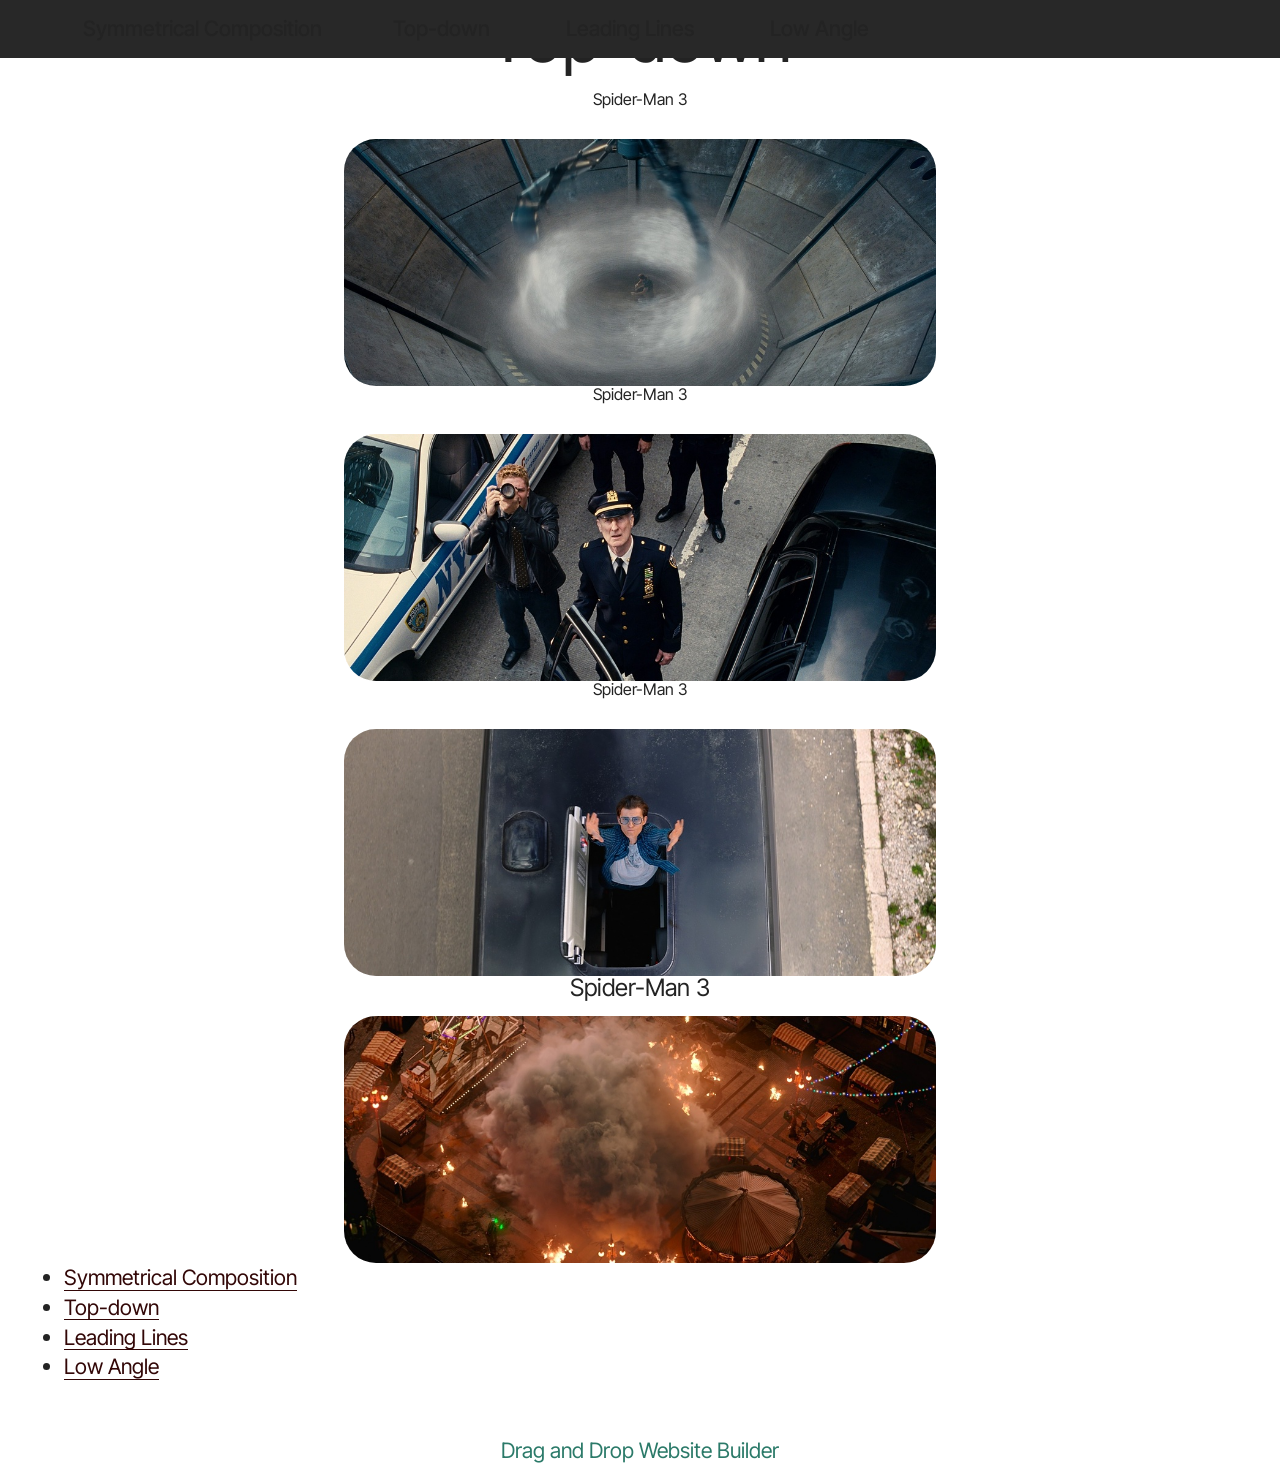
<file: Top-down.html>
<!DOCTYPE html>
<html  >
<head>
  <!-- Site made with Mobirise Website Builder v6.1.12, https://mobirise.com -->
  <meta charset="UTF-8">
  <meta http-equiv="X-UA-Compatible" content="IE=edge">
  <meta name="generator" content="Mobirise v6.1.12, mobirise.com">
  <meta name="viewport" content="width=device-width, initial-scale=1, minimum-scale=1">
  <link rel="shortcut icon" href="assets/images/logo.png" type="image/x-icon">
  <meta name="description" content="">
  
  
  <title>Top-down</title>
  <link rel="stylesheet" href="assets/web/assets/mobirise-icons2/mobirise2.css">
  <link rel="stylesheet" href="assets/bootstrap/css/bootstrap.min.css">
  <link rel="stylesheet" href="assets/dropdown/css/style.css">
  <link rel="stylesheet" href="assets/socicon/css/styles.css">
  <link rel="stylesheet" href="assets/theme/css/style.css">
  <link rel="preload" href="https://fonts.googleapis.com/css?family=Inter+Tight:100,200,300,400,500,600,700,800,900,100i,200i,300i,400i,500i,600i,700i,800i,900i&display=swap" as="style" onload="this.onload=null;this.rel='stylesheet'">
  <noscript><link rel="stylesheet" href="https://fonts.googleapis.com/css?family=Inter+Tight:100,200,300,400,500,600,700,800,900,100i,200i,300i,400i,500i,600i,700i,800i,900i&display=swap"></noscript>
  <link rel="preload" href="https://fonts.googleapis.com/css?family=Roboto:100,200,300,400,500,600,700,800,900,100i,200i,300i,400i,500i,600i,700i,800i,900i&display=swap" as="style" onload="this.onload=null;this.rel='stylesheet'">
  <noscript><link rel="stylesheet" href="https://fonts.googleapis.com/css?family=Roboto:100,200,300,400,500,600,700,800,900,100i,200i,300i,400i,500i,600i,700i,800i,900i&display=swap"></noscript>
  <link rel="preload" href="https://fonts.googleapis.com/css?family=Playfair+Display:400,500,600,700,800,900,400i,500i,600i,700i,800i,900i&display=swap" as="style" onload="this.onload=null;this.rel='stylesheet'">
  <noscript><link rel="stylesheet" href="https://fonts.googleapis.com/css?family=Playfair+Display:400,500,600,700,800,900,400i,500i,600i,700i,800i,900i&display=swap"></noscript>
  <link rel="preload" as="style" href="assets/mobirise/css/mbr-additional.css?v=U97bWv"><link rel="stylesheet" href="assets/mobirise/css/mbr-additional.css?v=U97bWv" type="text/css">

  
  
  
</head>
<body>
  
  <section data-bs-version="5.1" class="menu menu2 cid-vgLvPtyXhu" once="menu" id="menu02-k">
	

	<nav class="navbar navbar-dropdown navbar-fixed-top navbar-expand-lg">
		<div class="container">
			<div class="navbar-brand">
				
				
			</div>
			<button class="navbar-toggler" type="button" data-toggle="collapse" data-bs-toggle="collapse" data-target="#navbarSupportedContent" data-bs-target="#navbarSupportedContent" aria-controls="navbarNavAltMarkup" aria-expanded="false" aria-label="Toggle navigation">
				<div class="hamburger">
					<span></span>
					<span></span>
					<span></span>
					<span></span>
				</div>
			</button>
			<div class="collapse navbar-collapse" id="navbarSupportedContent">
				<ul class="navbar-nav nav-dropdown nav-right navbar-nav-top-padding" data-app-modern-menu="true"><li class="nav-item">
						<a class="nav-link link text-black text-primary display-4" href="Symmetrical Composition.html#slider02-f">Symmetrical Composition</a>
					</li>
					<li class="nav-item">
						<a class="nav-link link text-black text-primary display-4" href="Top-down.html" aria-expanded="false">Top-down</a>
					</li>
					<li class="nav-item">
						<a class="nav-link link text-black text-primary display-4" href="Leading Lines.html">&nbsp;Leading Lines</a>
					</li><li class="nav-item"><a class="nav-link link text-black text-primary display-4" href="Low Angle.html">&nbsp;Low Angle</a></li></ul>
				
				
			</div>
		</div>
	</nav>
</section>

<section data-bs-version="5.1" class="image3 cid-vgLMHoL20L" id="image03-n">
  

  
  

  <div class="container">
    <div class="row justify-content-center">
      <div class="col-12 col-lg-6">
        <h4 class="mbr-description mbr-fonts-style mb-3 align-center display-1">Top-down</h4>
        <p class="mbr-description mbr-fonts-style mb-4 align-center new-font-4">Spider-Man 3</p>
        <div class="image-wrapper">
          <img class="w-100" src="assets/images/5.jpg" alt="Mobirise Website Builder">
        </div>
      </div>
    </div>
  </div>
</section>

<section data-bs-version="5.1" class="image3 cid-vgLNLWhAjl" id="image03-o">
  

  
  

  <div class="container">
    <div class="row justify-content-center">
      <div class="col-12 col-lg-6">
        
        <p class="mbr-description mbr-fonts-style mb-4 align-center new-font-4">Spider-Man 3</p>
        <div class="image-wrapper">
          <img class="w-100" src="assets/images/6.jpg" alt="Mobirise Website Builder">
        </div>
      </div>
    </div>
  </div>
</section>

<section data-bs-version="5.1" class="image3 cid-vgLNMyxPpF" id="image03-p">
  

  
  

  <div class="container">
    <div class="row justify-content-center">
      <div class="col-12 col-lg-6">
        
        <p class="mbr-description mbr-fonts-style mb-4 align-center new-font-4">Spider-Man 3</p>
        <div class="image-wrapper">
          <img class="w-100" src="assets/images/7.jpg" alt="Mobirise Website Builder">
        </div>
      </div>
    </div>
  </div>
</section>

<section data-bs-version="5.1" class="image3 cid-vgLNNfZO7F" id="image03-q">
  

  
  

  <div class="container">
    <div class="row justify-content-center">
      <div class="col-12 col-lg-6">
        <h4 class="mbr-description mbr-fonts-style mb-3 align-center new-font-4">Spider-Man 3</h4>
        
        <div class="image-wrapper">
          <img class="w-100" src="assets/images/8.jpg" alt="Mobirise Website Builder">
        </div>
      </div>
    </div>
  </div>
</section>

<section data-bs-version="5.1" class="footer3 cid-vgM8ypkpY1" once="footers" id="footer03-13">

        

    

    <div class="container">
        <div class="row">
            <div class="row-links">
                <ul class="header-menu">
                  
                  
                  
                  
                <li class="header-menu-item mbr-fonts-style display-7"><a href="Symmetrical Composition.html#slider02-f" class="text-info text-primary">Symmetrical Composition</a></li><li class="header-menu-item mbr-fonts-style display-7"><a href="Top-down.html" class="text-info">Top-down</a></li><li class="header-menu-item mbr-fonts-style display-7"><a href="Leading Lines.html" class="text-info">Leading Lines</a></li><li class="header-menu-item mbr-fonts-style display-7"><a href="Low Angle.html" class="text-info">Low Angle</a></li></ul>
              </div>

            
            
        </div>
    </div>
</section><section class="display-7" style="padding: 0;align-items: center;justify-content: center;flex-wrap: wrap;    align-content: center;display: flex;position: relative;height: 4rem;"><a href="https://mobiri.se/" style="flex: 1 1;height: 4rem;position: absolute;width: 100%;z-index: 1;"><img alt="" style="height: 4rem;" src="[data-uri]"></a><p style="margin: 0;text-align: center;" class="display-7">&#8204;</p><a style="z-index:1" href="https://mobirise.com/drag-drop-website-builder.html">Drag and Drop Website Builder</a></section><script src="assets/bootstrap/js/bootstrap.bundle.min.js"></script>  <script src="assets/smoothscroll/smooth-scroll.js"></script>  <script src="assets/ytplayer/index.js"></script>  <script src="assets/dropdown/js/navbar-dropdown.js"></script>  <script src="assets/theme/js/script.js"></script>  
  
  
</body>
</html>
</file>
<file: assets/web/assets/mobirise-icons2/mobirise2.css>
@font-face {
  font-family: 'Moririse2';
  font-display: swap;
  src:  url('mobirise2.eot?f2bix4');
  src:  url('mobirise2.eot?f2bix4#iefix') format('embedded-opentype'),
    url('mobirise2.woff2?f2bix4') format('woff2'),
    url('mobirise2.woff?f2bix4') format('woff'),
    url('mobirise2.ttf?f2bix4') format('truetype'),
    url('mobirise2.svg?f2bix4#mobirise2') format('svg');
  font-weight: normal;
  font-style: normal;
}

[class^="mobi-"], [class*=" mobi-"] {
  /* use !important to prevent issues with browser extensions that change fonts */
  font-family: 'Moririse2' !important;
  speak: none;
  font-style: normal;
  font-weight: normal;
  font-variant: normal;
  text-transform: none;
  line-height: 1;

  /* Better Font Rendering =========== */
  -webkit-font-smoothing: antialiased;
  -moz-osx-font-smoothing: grayscale;
}

.mobi-mbri-add-submenu:before {
  content: "\e900";
}
.mobi-mbri-alert:before {
  content: "\e901";
}
.mobi-mbri-align-center:before {
  content: "\e902";
}
.mobi-mbri-align-justify:before {
  content: "\e903";
}
.mobi-mbri-align-left:before {
  content: "\e904";
}
.mobi-mbri-align-right:before {
  content: "\e905";
}
.mobi-mbri-android:before {
  content: "\e906";
}
.mobi-mbri-apple:before {
  content: "\e907";
}
.mobi-mbri-arrow-down:before {
  content: "\e908";
}
.mobi-mbri-arrow-next:before {
  content: "\e909";
}
.mobi-mbri-arrow-prev:before {
  content: "\e90a";
}
.mobi-mbri-arrow-up:before {
  content: "\e90b";
}
.mobi-mbri-bold:before {
  content: "\e90c";
}
.mobi-mbri-bookmark:before {
  content: "\e90d";
}
.mobi-mbri-bootstrap:before {
  content: "\e90e";
}
.mobi-mbri-briefcase:before {
  content: "\e90f";
}
.mobi-mbri-browse:before {
  content: "\e910";
}
.mobi-mbri-bulleted-list:before {
  content: "\e911";
}
.mobi-mbri-calendar:before {
  content: "\e912";
}
.mobi-mbri-camera:before {
  content: "\e913";
}
.mobi-mbri-cart-add:before {
  content: "\e914";
}
.mobi-mbri-cart-full:before {
  content: "\e915";
}
.mobi-mbri-cash:before {
  content: "\e916";
}
.mobi-mbri-change-style:before {
  content: "\e917";
}
.mobi-mbri-chat:before {
  content: "\e918";
}
.mobi-mbri-clock:before {
  content: "\e919";
}
.mobi-mbri-close:before {
  content: "\e91a";
}
.mobi-mbri-cloud:before {
  content: "\e91b";
}
.mobi-mbri-code:before {
  content: "\e91c";
}
.mobi-mbri-contact-form:before {
  content: "\e91d";
}
.mobi-mbri-credit-card:before {
  content: "\e91e";
}
.mobi-mbri-cursor-click:before {
  content: "\e91f";
}
.mobi-mbri-cust-feedback:before {
  content: "\e920";
}
.mobi-mbri-database:before {
  content: "\e921";
}
.mobi-mbri-delivery:before {
  content: "\e922";
}
.mobi-mbri-desktop:before {
  content: "\e923";
}
.mobi-mbri-devices:before {
  content: "\e924";
}
.mobi-mbri-down:before {
  content: "\e925";
}
.mobi-mbri-download-2:before {
  content: "\e926";
}
.mobi-mbri-download:before {
  content: "\e927";
}
.mobi-mbri-drag-n-drop-2:before {
  content: "\e928";
}
.mobi-mbri-drag-n-drop:before {
  content: "\e929";
}
.mobi-mbri-edit-2:before {
  content: "\e92a";
}
.mobi-mbri-edit:before {
  content: "\e92b";
}
.mobi-mbri-error:before {
  content: "\e92c";
}
.mobi-mbri-extension:before {
  content: "\e92d";
}
.mobi-mbri-features:before {
  content: "\e92e";
}
.mobi-mbri-file:before {
  content: "\e92f";
}
.mobi-mbri-flag:before {
  content: "\e930";
}
.mobi-mbri-folder:before {
  content: "\e931";
}
.mobi-mbri-gift:before {
  content: "\e932";
}
.mobi-mbri-github:before {
  content: "\e933";
}
.mobi-mbri-globe-2:before {
  content: "\e934";
}
.mobi-mbri-globe:before {
  content: "\e935";
}
.mobi-mbri-growing-chart:before {
  content: "\e936";
}
.mobi-mbri-hearth:before {
  content: "\e937";
}
.mobi-mbri-help:before {
  content: "\e938";
}
.mobi-mbri-home:before {
  content: "\e939";
}
.mobi-mbri-hot-cup:before {
  content: "\e93a";
}
.mobi-mbri-idea:before {
  content: "\e93b";
}
.mobi-mbri-image-gallery:before {
  content: "\e93c";
}
.mobi-mbri-image-slider:before {
  content: "\e93d";
}
.mobi-mbri-info:before {
  content: "\e93e";
}
.mobi-mbri-italic:before {
  content: "\e93f";
}
.mobi-mbri-key:before {
  content: "\e940";
}
.mobi-mbri-laptop:before {
  content: "\e941";
}
.mobi-mbri-layers:before {
  content: "\e942";
}
.mobi-mbri-left-right:before {
  content: "\e943";
}
.mobi-mbri-left:before {
  content: "\e944";
}
.mobi-mbri-letter:before {
  content: "\e945";
}
.mobi-mbri-like:before {
  content: "\e946";
}
.mobi-mbri-link:before {
  content: "\e947";
}
.mobi-mbri-lock:before {
  content: "\e948";
}
.mobi-mbri-login:before {
  content: "\e949";
}
.mobi-mbri-logout:before {
  content: "\e94a";
}
.mobi-mbri-magic-stick:before {
  content: "\e94b";
}
.mobi-mbri-map-pin:before {
  content: "\e94c";
}
.mobi-mbri-menu:before {
  content: "\e94d";
}
.mobi-mbri-mobile-2:before {
  content: "\e94e";
}
.mobi-mbri-mobile-horizontal:before {
  content: "\e94f";
}
.mobi-mbri-mobile:before {
  content: "\e950";
}
.mobi-mbri-mobirise:before {
  content: "\e951";
}
.mobi-mbri-more-horizontal:before {
  content: "\e952";
}
.mobi-mbri-more-vertical:before {
  content: "\e953";
}
.mobi-mbri-music:before {
  content: "\e954";
}
.mobi-mbri-new-file:before {
  content: "\e955";
}
.mobi-mbri-numbered-list:before {
  content: "\e956";
}
.mobi-mbri-opened-folder:before {
  content: "\e957";
}
.mobi-mbri-pages:before {
  content: "\e958";
}
.mobi-mbri-paper-plane:before {
  content: "\e959";
}
.mobi-mbri-paperclip:before {
  content: "\e95a";
}
.mobi-mbri-phone:before {
  content: "\e95b";
}
.mobi-mbri-photo:before {
  content: "\e95c";
}
.mobi-mbri-photos:before {
  content: "\e95d";
}
.mobi-mbri-pin:before {
  content: "\e95e";
}
.mobi-mbri-play:before {
  content: "\e95f";
}
.mobi-mbri-plus:before {
  content: "\e960";
}
.mobi-mbri-preview:before {
  content: "\e961";
}
.mobi-mbri-print:before {
  content: "\e962";
}
.mobi-mbri-protect:before {
  content: "\e963";
}
.mobi-mbri-question:before {
  content: "\e964";
}
.mobi-mbri-quote-left:before {
  content: "\e965";
}
.mobi-mbri-quote-right:before {
  content: "\e966";
}
.mobi-mbri-redo:before {
  content: "\e967";
}
.mobi-mbri-refresh:before {
  content: "\e968";
}
.mobi-mbri-responsive-2:before {
  content: "\e969";
}
.mobi-mbri-responsive:before {
  content: "\e96a";
}
.mobi-mbri-right:before {
  content: "\e96b";
}
.mobi-mbri-rocket:before {
  content: "\e96c";
}
.mobi-mbri-sad-face:before {
  content: "\e96d";
}
.mobi-mbri-sale:before {
  content: "\e96e";
}
.mobi-mbri-save:before {
  content: "\e96f";
}
.mobi-mbri-search:before {
  content: "\e970";
}
.mobi-mbri-setting-2:before {
  content: "\e971";
}
.mobi-mbri-setting-3:before {
  content: "\e972";
}
.mobi-mbri-setting:before {
  content: "\e973";
}
.mobi-mbri-share:before {
  content: "\e974";
}
.mobi-mbri-shopping-bag:before {
  content: "\e975";
}
.mobi-mbri-shopping-basket:before {
  content: "\e976";
}
.mobi-mbri-shopping-cart:before {
  content: "\e977";
}
.mobi-mbri-sites:before {
  content: "\e978";
}
.mobi-mbri-smile-face:before {
  content: "\e979";
}
.mobi-mbri-speed:before {
  content: "\e97a";
}
.mobi-mbri-star:before {
  content: "\e97b";
}
.mobi-mbri-success:before {
  content: "\e97c";
}
.mobi-mbri-sun:before {
  content: "\e97d";
}
.mobi-mbri-sun2:before {
  content: "\e97e";
}
.mobi-mbri-tablet-vertical:before {
  content: "\e97f";
}
.mobi-mbri-tablet:before {
  content: "\e980";
}
.mobi-mbri-target:before {
  content: "\e981";
}
.mobi-mbri-timer:before {
  content: "\e982";
}
.mobi-mbri-to-ftp:before {
  content: "\e983";
}
.mobi-mbri-to-local-drive:before {
  content: "\e984";
}
.mobi-mbri-touch-swipe:before {
  content: "\e985";
}
.mobi-mbri-touch:before {
  content: "\e986";
}
.mobi-mbri-trash:before {
  content: "\e987";
}
.mobi-mbri-underline:before {
  content: "\e988";
}
.mobi-mbri-undo:before {
  content: "\e989";
}
.mobi-mbri-unlink:before {
  content: "\e98a";
}
.mobi-mbri-unlock:before {
  content: "\e98b";
}
.mobi-mbri-up-down:before {
  content: "\e98c";
}
.mobi-mbri-up:before {
  content: "\e98d";
}
.mobi-mbri-update:before {
  content: "\e98e";
}
.mobi-mbri-upload-2:before {
  content: "\e98f";
}
.mobi-mbri-upload:before {
  content: "\e990";
}
.mobi-mbri-user-2:before {
  content: "\e991";
}
.mobi-mbri-user:before {
  content: "\e992";
}
.mobi-mbri-users:before {
  content: "\e993";
}
.mobi-mbri-video-play:before {
  content: "\e994";
}
.mobi-mbri-video:before {
  content: "\e995";
}
.mobi-mbri-watch:before {
  content: "\e996";
}
.mobi-mbri-website-theme-2:before {
  content: "\e997";
}
.mobi-mbri-website-theme:before {
  content: "\e998";
}
.mobi-mbri-wifi:before {
  content: "\e999";
}
.mobi-mbri-windows:before {
  content: "\e99a";
}
.mobi-mbri-zoom-in:before {
  content: "\e99b";
}
.mobi-mbri-zoom-out:before {
  content: "\e99c";
}
</file>
<file: assets/dropdown/css/style.css>
.navbar-dropdown {
  left: 0;
  padding: 0;
  position: absolute;
  right: 0;
  top: 0;
  transition: all 0.45s ease;
  z-index: 1030;
  background: #282828; }
  .navbar-dropdown .navbar-logo {
    margin-right: 0.8rem;
    transition: margin 0.3s ease-in-out;
    vertical-align: middle; }
    .navbar-dropdown .navbar-logo img {
      height: 3.125rem;
      transition: all 0.3s ease-in-out; }
    .navbar-dropdown .navbar-logo.mbr-iconfont {
      font-size: 3.125rem;
      line-height: 3.125rem; }
  .navbar-dropdown .navbar-caption {
    font-weight: 700;
    white-space: normal;
    vertical-align: -4px;
    line-height: 3.125rem !important; }
    .navbar-dropdown .navbar-caption, .navbar-dropdown .navbar-caption:hover {
      color: inherit;
      text-decoration: none; }
  .navbar-dropdown .mbr-iconfont + .navbar-caption {
    vertical-align: -1px; }
  .navbar-dropdown.navbar-fixed-top {
    position: fixed; }
  .navbar-dropdown .navbar-brand span {
    vertical-align: -4px; }
  .navbar-dropdown.bg-color.transparent {
    background: none; }
  .navbar-dropdown.navbar-short .navbar-brand {
    padding: 0.625rem 0; }
    .navbar-dropdown.navbar-short .navbar-brand span {
      vertical-align: -1px; }
  .navbar-dropdown.navbar-short .navbar-caption {
    line-height: 2.375rem !important;
    vertical-align: -2px; }
  .navbar-dropdown.navbar-short .navbar-logo {
    margin-right: 0.5rem; }
    .navbar-dropdown.navbar-short .navbar-logo img {
      height: 2.375rem; }
    .navbar-dropdown.navbar-short .navbar-logo.mbr-iconfont {
      font-size: 2.375rem;
      line-height: 2.375rem; }
  .navbar-dropdown.navbar-short .mbr-table-cell {
    height: 3.625rem; }
  .navbar-dropdown .navbar-close {
    left: 0.6875rem;
    position: fixed;
    top: 0.75rem;
    z-index: 1000; }
  .navbar-dropdown .hamburger-icon {
    content: "";
    display: inline-block;
    vertical-align: middle;
    width: 16px;
    -webkit-box-shadow: 0 -6px 0 1px #282828,0 0 0 1px #282828,0 6px 0 1px #282828;
    -moz-box-shadow: 0 -6px 0 1px #282828,0 0 0 1px #282828,0 6px 0 1px #282828;
    box-shadow: 0 -6px 0 1px #282828,0 0 0 1px #282828,0 6px 0 1px #282828; }

.dropdown-menu .dropdown-toggle[data-toggle="dropdown-submenu"]::after {
  border-bottom: 0.35em solid transparent;
  border-left: 0.35em solid;
  border-right: 0;
  border-top: 0.35em solid transparent;
  margin-left: 0.3rem; }

.dropdown-menu .dropdown-item:focus {
  outline: 0; }

.nav-dropdown {
  font-size: 0.75rem;
  font-weight: 500;
  height: auto !important; }
  .nav-dropdown .nav-btn {
    padding-left: 1rem; }
  .nav-dropdown .link {
    margin: .667em 1.667em;
    font-weight: 500;
    padding: 0;
    transition: color .2s ease-in-out; }
    .nav-dropdown .link.dropdown-toggle {
      margin-right: 2.583em; }
      .nav-dropdown .link.dropdown-toggle::after {
        margin-left: .25rem;
        border-top: 0.35em solid;
        border-right: 0.35em solid transparent;
        border-left: 0.35em solid transparent;
        border-bottom: 0; }
      .nav-dropdown .link.dropdown-toggle[aria-expanded="true"] {
        margin: 0;
        padding: 0.667em 3.263em  0.667em 1.667em; }
  .nav-dropdown .link::after,
  .nav-dropdown .dropdown-item::after {
    color: inherit; }
  .nav-dropdown .btn {
    font-size: 0.75rem;
    font-weight: 700;
    letter-spacing: 0;
    margin-bottom: 0;
    padding-left: 1.25rem;
    padding-right: 1.25rem; }
  .nav-dropdown .dropdown-menu {
    border-radius: 0;
    border: 0;
    left: 0;
    margin: 0;
    padding-bottom: 1.25rem;
    padding-top: 1.25rem;
    position: relative; }
  .nav-dropdown .dropdown-submenu {
    margin-left: 0.125rem;
    top: 0; }
  .nav-dropdown .dropdown-item {
    font-weight: 500;
    line-height: 2;
    padding: 0.3846em 4.615em 0.3846em 1.5385em;
    position: relative;
    transition: color .2s ease-in-out, background-color .2s ease-in-out; }
    .nav-dropdown .dropdown-item::after {
      margin-top: -0.3077em;
      position: absolute;
      right: 1.1538em;
      top: 50%; }
    .nav-dropdown .dropdown-item:focus, .nav-dropdown .dropdown-item:hover {
      background: none; }

@media (max-width: 767px) {
  .nav-dropdown.navbar-toggleable-sm {
    bottom: 0;
    display: none;
    left: 0;
    overflow-x: hidden;
    position: fixed;
    top: 0;
    transform: translateX(-100%);
    -ms-transform: translateX(-100%);
    -webkit-transform: translateX(-100%);
    width: 18.75rem;
    z-index: 999; } }
.nav-dropdown.navbar-toggleable-xl {
  bottom: 0;
  display: none;
  left: 0;
  overflow-x: hidden;
  position: fixed;
  top: 0;
  transform: translateX(-100%);
  -ms-transform: translateX(-100%);
  -webkit-transform: translateX(-100%);
  width: 18.75rem;
  z-index: 999; }

.nav-dropdown-sm {
  display: block !important;
  overflow-x: hidden;
  overflow: auto;
  padding-top: 3.875rem; }
  .nav-dropdown-sm::after {
    content: "";
    display: block;
    height: 3rem;
    width: 100%; }
  .nav-dropdown-sm.collapse.in ~ .navbar-close {
    display: block !important; }
  .nav-dropdown-sm.collapsing, .nav-dropdown-sm.collapse.in {
    transform: translateX(0);
    -ms-transform: translateX(0);
    -webkit-transform: translateX(0);
    transition: all 0.25s ease-out;
    -webkit-transition: all 0.25s ease-out;
    background: #282828; }
  .nav-dropdown-sm.collapsing[aria-expanded="false"] {
    transform: translateX(-100%);
    -ms-transform: translateX(-100%);
    -webkit-transform: translateX(-100%); }
  .nav-dropdown-sm .nav-item {
    display: block;
    margin-left: 0 !important;
    padding-left: 0; }
  .nav-dropdown-sm .link,
  .nav-dropdown-sm .dropdown-item {
    border-top: 1px dotted rgba(255, 255, 255, 0.1);
    font-size: 0.8125rem;
    line-height: 1.6;
    margin: 0 !important;
    padding: 0.875rem 2.4rem 0.875rem 1.5625rem !important;
    position: relative;
    white-space: normal; }
    .nav-dropdown-sm .link:focus, .nav-dropdown-sm .link:hover,
    .nav-dropdown-sm .dropdown-item:focus,
    .nav-dropdown-sm .dropdown-item:hover {
      background: rgba(0, 0, 0, 0.2) !important;
      color: #c0a375; }
  .nav-dropdown-sm .nav-btn {
    position: relative;
    padding: 1.5625rem 1.5625rem 0 1.5625rem; }
    .nav-dropdown-sm .nav-btn::before {
      border-top: 1px dotted rgba(255, 255, 255, 0.1);
      content: "";
      left: 0;
      position: absolute;
      top: 0;
      width: 100%; }
    .nav-dropdown-sm .nav-btn + .nav-btn {
      padding-top: 0.625rem; }
      .nav-dropdown-sm .nav-btn + .nav-btn::before {
        display: none; }
  .nav-dropdown-sm .btn {
    padding: 0.625rem 0; }
  .nav-dropdown-sm .dropdown-toggle[data-toggle="dropdown-submenu"]::after {
    margin-left: .25rem;
    border-top: 0.35em solid;
    border-right: 0.35em solid transparent;
    border-left: 0.35em solid transparent;
    border-bottom: 0; }
  .nav-dropdown-sm .dropdown-toggle[data-toggle="dropdown-submenu"][aria-expanded="true"]::after {
    border-top: 0;
    border-right: 0.35em solid transparent;
    border-left: 0.35em solid transparent;
    border-bottom: 0.35em solid; }
  .nav-dropdown-sm .dropdown-menu {
    margin: 0;
    padding: 0;
    position: relative;
    top: 0;
    left: 0;
    width: 100%;
    border: 0;
    float: none;
    border-radius: 0;
    background: none; }
  .nav-dropdown-sm .dropdown-submenu {
    left: 100%;
    margin-left: 0.125rem;
    margin-top: -1.25rem;
    top: 0; }

.navbar-toggleable-sm .nav-dropdown .dropdown-menu {
  position: absolute; }

.navbar-toggleable-sm .nav-dropdown .dropdown-submenu {
  left: 100%;
  margin-left: 0.125rem;
  margin-top: -1.25rem;
  top: 0; }

.navbar-toggleable-sm.opened .nav-dropdown .dropdown-menu {
  position: relative; }

.navbar-toggleable-sm.opened .nav-dropdown .dropdown-submenu {
  left: 0;
  margin-left: 00rem;
  margin-top: 0rem;
  top: 0; }

.is-builder .nav-dropdown.collapsing {
  transition: none !important; }
</file>
<file: assets/socicon/css/styles.css>
@charset "UTF-8";

@font-face {
  font-family: 'Socicon';
  src:  url('../fonts/socicon.eot');
  src:  url('../fonts/socicon.eot?#iefix') format('embedded-opentype'),
    url('../fonts/socicon.woff2') format('woff2'),
    url('../fonts/socicon.ttf') format('truetype'),
    url('../fonts/socicon.woff') format('woff'),
    url('../fonts/socicon.svg#socicon') format('svg');
  font-weight: normal;
  font-style: normal;
  font-display: swap;
}

[data-icon]:before {
  font-family: "socicon" !important;
  content: attr(data-icon);
  font-style: normal !important;
  font-weight: normal !important;
  font-variant: normal !important;
  text-transform: none !important;
  speak: none;
  line-height: 1;
  -webkit-font-smoothing: antialiased;
  -moz-osx-font-smoothing: grayscale;
}

[class^="socicon-"], [class*=" socicon-"] {
  /* use !important to prevent issues with browser extensions that change fonts */
  font-family: 'Socicon' !important;
  speak: none;
  font-style: normal;
  font-weight: normal;
  font-variant: normal;
  text-transform: none;
  line-height: 1;

  /* Better Font Rendering =========== */
  -webkit-font-smoothing: antialiased;
  -moz-osx-font-smoothing: grayscale;
}

.socicon-500px:before {
  content: "\e000";
}
.socicon-8tracks:before {
  content: "\e001";
}
.socicon-airbnb:before {
  content: "\e002";
}
.socicon-alliance:before {
  content: "\e003";
}
.socicon-amazon:before {
  content: "\e004";
}
.socicon-amplement:before {
  content: "\e005";
}
.socicon-android:before {
  content: "\e006";
}
.socicon-angellist:before {
  content: "\e007";
}
.socicon-apple:before {
  content: "\e008";
}
.socicon-appnet:before {
  content: "\e009";
}
.socicon-baidu:before {
  content: "\e00a";
}
.socicon-bandcamp:before {
  content: "\e00b";
}
.socicon-battlenet:before {
  content: "\e00c";
}
.socicon-mixer:before {
  content: "\e00d";
}
.socicon-bebee:before {
  content: "\e00e";
}
.socicon-bebo:before {
  content: "\e00f";
}
.socicon-behance:before {
  content: "\e010";
}
.socicon-blizzard:before {
  content: "\e011";
}
.socicon-blogger:before {
  content: "\e012";
}
.socicon-buffer:before {
  content: "\e013";
}
.socicon-chrome:before {
  content: "\e014";
}
.socicon-coderwall:before {
  content: "\e015";
}
.socicon-curse:before {
  content: "\e016";
}
.socicon-dailymotion:before {
  content: "\e017";
}
.socicon-deezer:before {
  content: "\e018";
}
.socicon-delicious:before {
  content: "\e019";
}
.socicon-deviantart:before {
  content: "\e01a";
}
.socicon-diablo:before {
  content: "\e01b";
}
.socicon-digg:before {
  content: "\e01c";
}
.socicon-discord:before {
  content: "\e01d";
}
.socicon-disqus:before {
  content: "\e01e";
}
.socicon-douban:before {
  content: "\e01f";
}
.socicon-draugiem:before {
  content: "\e020";
}
.socicon-dribbble:before {
  content: "\e021";
}
.socicon-drupal:before {
  content: "\e022";
}
.socicon-ebay:before {
  content: "\e023";
}
.socicon-ello:before {
  content: "\e024";
}
.socicon-endomodo:before {
  content: "\e025";
}
.socicon-envato:before {
  content: "\e026";
}
.socicon-etsy:before {
  content: "\e027";
}
.socicon-facebook:before {
  content: "\e028";
}
.socicon-feedburner:before {
  content: "\e029";
}
.socicon-filmweb:before {
  content: "\e02a";
}
.socicon-firefox:before {
  content: "\e02b";
}
.socicon-flattr:before {
  content: "\e02c";
}
.socicon-flickr:before {
  content: "\e02d";
}
.socicon-formulr:before {
  content: "\e02e";
}
.socicon-forrst:before {
  content: "\e02f";
}
.socicon-foursquare:before {
  content: "\e030";
}
.socicon-friendfeed:before {
  content: "\e031";
}
.socicon-github:before {
  content: "\e032";
}
.socicon-goodreads:before {
  content: "\e033";
}
.socicon-google:before {
  content: "\e034";
}
.socicon-googlescholar:before {
  content: "\e035";
}
.socicon-googlegroups:before {
  content: "\e036";
}
.socicon-googlephotos:before {
  content: "\e037";
}
.socicon-googleplus:before {
  content: "\e038";
}
.socicon-grooveshark:before {
  content: "\e039";
}
.socicon-hackerrank:before {
  content: "\e03a";
}
.socicon-hearthstone:before {
  content: "\e03b";
}
.socicon-hellocoton:before {
  content: "\e03c";
}
.socicon-heroes:before {
  content: "\e03d";
}
.socicon-smashcast:before {
  content: "\e03e";
}
.socicon-horde:before {
  content: "\e03f";
}
.socicon-houzz:before {
  content: "\e040";
}
.socicon-icq:before {
  content: "\e041";
}
.socicon-identica:before {
  content: "\e042";
}
.socicon-imdb:before {
  content: "\e043";
}
.socicon-instagram:before {
  content: "\e044";
}
.socicon-issuu:before {
  content: "\e045";
}
.socicon-istock:before {
  content: "\e046";
}
.socicon-itunes:before {
  content: "\e047";
}
.socicon-keybase:before {
  content: "\e048";
}
.socicon-lanyrd:before {
  content: "\e049";
}
.socicon-lastfm:before {
  content: "\e04a";
}
.socicon-line:before {
  content: "\e04b";
}
.socicon-linkedin:before {
  content: "\e04c";
}
.socicon-livejournal:before {
  content: "\e04d";
}
.socicon-lyft:before {
  content: "\e04e";
}
.socicon-macos:before {
  content: "\e04f";
}
.socicon-mail:before {
  content: "\e050";
}
.socicon-medium:before {
  content: "\e051";
}
.socicon-meetup:before {
  content: "\e052";
}
.socicon-mixcloud:before {
  content: "\e053";
}
.socicon-modelmayhem:before {
  content: "\e054";
}
.socicon-mumble:before {
  content: "\e055";
}
.socicon-myspace:before {
  content: "\e056";
}
.socicon-newsvine:before {
  content: "\e057";
}
.socicon-nintendo:before {
  content: "\e058";
}
.socicon-npm:before {
  content: "\e059";
}
.socicon-odnoklassniki:before {
  content: "\e05a";
}
.socicon-openid:before {
  content: "\e05b";
}
.socicon-opera:before {
  content: "\e05c";
}
.socicon-outlook:before {
  content: "\e05d";
}
.socicon-overwatch:before {
  content: "\e05e";
}
.socicon-patreon:before {
  content: "\e05f";
}
.socicon-paypal:before {
  content: "\e060";
}
.socicon-periscope:before {
  content: "\e061";
}
.socicon-persona:before {
  content: "\e062";
}
.socicon-pinterest:before {
  content: "\e063";
}
.socicon-play:before {
  content: "\e064";
}
.socicon-player:before {
  content: "\e065";
}
.socicon-playstation:before {
  content: "\e066";
}
.socicon-pocket:before {
  content: "\e067";
}
.socicon-qq:before {
  content: "\e068";
}
.socicon-quora:before {
  content: "\e069";
}
.socicon-raidcall:before {
  content: "\e06a";
}
.socicon-ravelry:before {
  content: "\e06b";
}
.socicon-reddit:before {
  content: "\e06c";
}
.socicon-renren:before {
  content: "\e06d";
}
.socicon-researchgate:before {
  content: "\e06e";
}
.socicon-residentadvisor:before {
  content: "\e06f";
}
.socicon-reverbnation:before {
  content: "\e070";
}
.socicon-rss:before {
  content: "\e071";
}
.socicon-sharethis:before {
  content: "\e072";
}
.socicon-skype:before {
  content: "\e073";
}
.socicon-slideshare:before {
  content: "\e074";
}
.socicon-smugmug:before {
  content: "\e075";
}
.socicon-snapchat:before {
  content: "\e076";
}
.socicon-songkick:before {
  content: "\e077";
}
.socicon-soundcloud:before {
  content: "\e078";
}
.socicon-spotify:before {
  content: "\e079";
}
.socicon-stackexchange:before {
  content: "\e07a";
}
.socicon-stackoverflow:before {
  content: "\e07b";
}
.socicon-starcraft:before {
  content: "\e07c";
}
.socicon-stayfriends:before {
  content: "\e07d";
}
.socicon-steam:before {
  content: "\e07e";
}
.socicon-storehouse:before {
  content: "\e07f";
}
.socicon-strava:before {
  content: "\e080";
}
.socicon-streamjar:before {
  content: "\e081";
}
.socicon-stumbleupon:before {
  content: "\e082";
}
.socicon-swarm:before {
  content: "\e083";
}
.socicon-teamspeak:before {
  content: "\e084";
}
.socicon-teamviewer:before {
  content: "\e085";
}
.socicon-technorati:before {
  content: "\e086";
}
.socicon-telegram:before {
  content: "\e087";
}
.socicon-tripadvisor:before {
  content: "\e088";
}
.socicon-tripit:before {
  content: "\e089";
}
.socicon-triplej:before {
  content: "\e08a";
}
.socicon-tumblr:before {
  content: "\e08b";
}
.socicon-twitch:before {
  content: "\e08c";
}
.socicon-twitter:before {
  content: "\e08d";
}
.socicon-uber:before {
  content: "\e08e";
}
.socicon-ventrilo:before {
  content: "\e08f";
}
.socicon-viadeo:before {
  content: "\e090";
}
.socicon-viber:before {
  content: "\e091";
}
.socicon-viewbug:before {
  content: "\e092";
}
.socicon-vimeo:before {
  content: "\e093";
}
.socicon-vine:before {
  content: "\e094";
}
.socicon-vkontakte:before {
  content: "\e095";
}
.socicon-warcraft:before {
  content: "\e096";
}
.socicon-wechat:before {
  content: "\e097";
}
.socicon-weibo:before {
  content: "\e098";
}
.socicon-whatsapp:before {
  content: "\e099";
}
.socicon-wikipedia:before {
  content: "\e09a";
}
.socicon-windows:before {
  content: "\e09b";
}
.socicon-wordpress:before {
  content: "\e09c";
}
.socicon-wykop:before {
  content: "\e09d";
}
.socicon-xbox:before {
  content: "\e09e";
}
.socicon-xing:before {
  content: "\e09f";
}
.socicon-yahoo:before {
  content: "\e0a0";
}
.socicon-yammer:before {
  content: "\e0a1";
}
.socicon-yandex:before {
  content: "\e0a2";
}
.socicon-yelp:before {
  content: "\e0a3";
}
.socicon-younow:before {
  content: "\e0a4";
}
.socicon-youtube:before {
  content: "\e0a5";
}
.socicon-zapier:before {
  content: "\e0a6";
}
.socicon-zerply:before {
  content: "\e0a7";
}
.socicon-zomato:before {
  content: "\e0a8";
}
.socicon-zynga:before {
  content: "\e0a9";
}
.socicon-bluesky:before {
  content: "\e0aa";
}
.socicon-threads:before {
  content: "\e0ab";
}
.socicon-spreadshirt:before {
  content: "\e901";
}
.socicon-gamejolt:before {
  content: "\e902";
}
.socicon-trello:before {
  content: "\e903";
}
.socicon-tunein:before {
  content: "\e904";
}
.socicon-bloglovin:before {
  content: "\e905";
}
.socicon-gamewisp:before {
  content: "\e906";
}
.socicon-messenger:before {
  content: "\e907";
}
.socicon-pandora:before {
  content: "\e908";
}
.socicon-augment:before {
  content: "\e909";
}
.socicon-bitbucket:before {
  content: "\e90a";
}
.socicon-fyuse:before {
  content: "\e90b";
}
.socicon-yt-gaming:before {
  content: "\e90c";
}
.socicon-sketchfab:before {
  content: "\e90d";
}
.socicon-mobcrush:before {
  content: "\e90e";
}
.socicon-microsoft:before {
  content: "\e90f";
}
.socicon-realtor:before {
  content: "\e910";
}
.socicon-tidal:before {
  content: "\e911";
}
.socicon-qobuz:before {
  content: "\e912";
}
.socicon-natgeo:before {
  content: "\e913";
}
.socicon-mastodon:before {
  content: "\e914";
}
.socicon-unsplash:before {
  content: "\e915";
}
.socicon-homeadvisor:before {
  content: "\e916";
}
.socicon-angieslist:before {
  content: "\e917";
}
.socicon-codepen:before {
  content: "\e918";
}
.socicon-slack:before {
  content: "\e919";
}
.socicon-openaigym:before {
  content: "\e91a";
}
.socicon-logmein:before {
  content: "\e91b";
}
.socicon-fiverr:before {
  content: "\e91c";
}
.socicon-gotomeeting:before {
  content: "\e91d";
}
.socicon-aliexpress:before {
  content: "\e91e";
}
.socicon-guru:before {
  content: "\e91f";
}
.socicon-appstore:before {
  content: "\e920";
}
.socicon-homes:before {
  content: "\e921";
}
.socicon-zoom:before {
  content: "\e922";
}
.socicon-alibaba:before {
  content: "\e923";
}
.socicon-craigslist:before {
  content: "\e924";
}
.socicon-wix:before {
  content: "\e925";
}
.socicon-redfin:before {
  content: "\e926";
}
.socicon-googlecalendar:before {
  content: "\e927";
}
.socicon-shopify:before {
  content: "\e928";
}
.socicon-freelancer:before {
  content: "\e929";
}
.socicon-seedrs:before {
  content: "\e92a";
}
.socicon-bing:before {
  content: "\e92b";
}
.socicon-doodle:before {
  content: "\e92c";
}
.socicon-bonanza:before {
  content: "\e92d";
}
.socicon-squarespace:before {
  content: "\e92e";
}
.socicon-toptal:before {
  content: "\e92f";
}
.socicon-gust:before {
  content: "\e930";
}
.socicon-ask:before {
  content: "\e931";
}
.socicon-trulia:before {
  content: "\e932";
}
.socicon-loomly:before {
  content: "\e933";
}
.socicon-ghost:before {
  content: "\e934";
}
.socicon-upwork:before {
  content: "\e935";
}
.socicon-fundable:before {
  content: "\e936";
}
.socicon-booking:before {
  content: "\e937";
}
.socicon-googlemaps:before {
  content: "\e938";
}
.socicon-zillow:before {
  content: "\e939";
}
.socicon-niconico:before {
  content: "\e93a";
}
.socicon-toneden:before {
  content: "\e93b";
}
.socicon-crunchbase:before {
  content: "\e93c";
}
.socicon-homefy:before {
  content: "\e93d";
}
.socicon-calendly:before {
  content: "\e93e";
}
.socicon-livemaster:before {
  content: "\e93f";
}
.socicon-udemy:before {
  content: "\e940";
}
.socicon-codered:before {
  content: "\e941";
}
.socicon-origin:before {
  content: "\e942";
}
.socicon-nextdoor:before {
  content: "\e943";
}
.socicon-portfolio:before {
  content: "\e944";
}
.socicon-instructables:before {
  content: "\e945";
}
.socicon-gitlab:before {
  content: "\e946";
}
.socicon-hackernews:before {
  content: "\e947";
}
.socicon-smashwords:before {
  content: "\e948";
}
.socicon-kobo:before {
  content: "\e949";
}
.socicon-bookbub:before {
  content: "\e94a";
}
.socicon-mailru:before {
  content: "\e94b";
}
.socicon-moddb:before {
  content: "\e94c";
}
.socicon-indiedb:before {
  content: "\e94d";
}
.socicon-traxsource:before {
  content: "\e94e";
}
.socicon-gamefor:before {
  content: "\e94f";
}
.socicon-pixiv:before {
  content: "\e950";
}
.socicon-myanimelist:before {
  content: "\e951";
}
.socicon-blackberry:before {
  content: "\e952";
}
.socicon-wickr:before {
  content: "\e953";
}
.socicon-spip:before {
  content: "\e954";
}
.socicon-napster:before {
  content: "\e955";
}
.socicon-beatport:before {
  content: "\e956";
}
.socicon-hackerone:before {
  content: "\e957";
}
.socicon-internet:before {
  content: "\e958";
}
.socicon-ubuntu:before {
  content: "\e959";
}
.socicon-artstation:before {
  content: "\e95a";
}
.socicon-invision:before {
  content: "\e95b";
}
.socicon-torial:before {
  content: "\e95c";
}
.socicon-collectorz:before {
  content: "\e95d";
}
.socicon-seenthis:before {
  content: "\e95e";
}
.socicon-googleplaymusic:before {
  content: "\e95f";
}
.socicon-debian:before {
  content: "\e960";
}
.socicon-filmfreeway:before {
  content: "\e961";
}
.socicon-gnome:before {
  content: "\e962";
}
.socicon-itchio:before {
  content: "\e963";
}
.socicon-jamendo:before {
  content: "\e964";
}
.socicon-mix:before {
  content: "\e965";
}
.socicon-sharepoint:before {
  content: "\e966";
}
.socicon-tinder:before {
  content: "\e967";
}
.socicon-windguru:before {
  content: "\e968";
}
.socicon-cdbaby:before {
  content: "\e969";
}
.socicon-elementaryos:before {
  content: "\e96a";
}
.socicon-stage32:before {
  content: "\e96b";
}
.socicon-tiktok:before {
  content: "\e96c";
}
.socicon-gitter:before {
  content: "\e96d";
}
.socicon-letterboxd:before {
  content: "\e96e";
}
.socicon-threema:before {
  content: "\e96f";
}
.socicon-splice:before {
  content: "\e970";
}
.socicon-metapop:before {
  content: "\e971";
}
.socicon-naver:before {
  content: "\e972";
}
.socicon-remote:before {
  content: "\e973";
}
.socicon-flipboard:before {
  content: "\e974";
}
.socicon-googlehangouts:before {
  content: "\e975";
}
.socicon-dlive:before {
  content: "\e976";
}
.socicon-vsco:before {
  content: "\e977";
}
.socicon-stitcher:before {
  content: "\e978";
}
.socicon-avvo:before {
  content: "\e979";
}
.socicon-redbubble:before {
  content: "\e97a";
}
.socicon-society6:before {
  content: "\e97b";
}
.socicon-zazzle:before {
  content: "\e97c";
}
.socicon-eitaa:before {
  content: "\e97d";
}
.socicon-soroush:before {
  content: "\e97e";
}
.socicon-bale:before {
  content: "\e97f";
}
</file>
<file: assets/theme/css/style.css>
@charset "UTF-8";
section {
  background-color: #ffffff;
}

body {
  font-style: normal;
  line-height: 1.5;
  font-weight: 400;
  color: #232323;
  position: relative;
}

button {
  background-color: transparent;
  border-color: transparent;
}

.embla__button,
.carousel-control {
  background-color: #edefea !important;
  opacity: 0.8 !important;
  color: #464845 !important;
  border-color: #edefea !important;
}

.carousel .close,
.modalWindow .close {
  background-color: #edefea !important;
  color: #464845 !important;
  border-color: #edefea !important;
  opacity: 0.8 !important;
}

.carousel .close:hover,
.modalWindow .close:hover {
  opacity: 1 !important;
}

.carousel-indicators li {
  background-color: #edefea !important;
  border: 2px solid #464845 !important;
}

.carousel-indicators li:hover,
.carousel-indicators li:active {
  opacity: 0.8 !important;
}

.embla__button:hover,
.carousel-control:hover {
  background-color: #edefea !important;
  opacity: 1 !important;
}

.modalWindow-video-container {
  height: 80%;
}

section,
.container,
.container-fluid {
  position: relative;
  word-wrap: break-word;
}

a.mbr-iconfont:hover {
  text-decoration: none;
}

.article .lead p,
.article .lead ul,
.article .lead ol,
.article .lead pre,
.article .lead blockquote {
  margin-bottom: 0;
}

a {
  font-style: normal;
  font-weight: 400;
  cursor: pointer;
}
a, a:hover {
  text-decoration: none;
}

.mbr-section-title {
  font-style: normal;
  line-height: 1.3;
}

.mbr-section-subtitle {
  line-height: 1.3;
}

.mbr-text {
  font-style: normal;
  line-height: 1.7;
}

h1,
h2,
h3,
h4,
h5,
h6,
.display-1,
.display-2,
.display-4,
.display-5,
.display-7,
span,
p,
a {
  line-height: 1;
  word-break: break-word;
  word-wrap: break-word;
  font-weight: 400;
}

b,
strong {
  font-weight: bold;
}

input:-webkit-autofill, input:-webkit-autofill:hover, input:-webkit-autofill:focus, input:-webkit-autofill:active {
  transition-delay: 9999s;
  -webkit-transition-property: background-color, color;
  transition-property: background-color, color;
}

textarea[type=hidden] {
  display: none;
}

section {
  background-position: 50% 50%;
  background-repeat: no-repeat;
  background-size: cover;
}
section .mbr-background-video,
section .mbr-background-video-preview {
  position: absolute;
  bottom: 0;
  left: 0;
  right: 0;
  top: 0;
}

.hidden {
  visibility: hidden;
}

.mbr-z-index20 {
  z-index: 20;
}

/*! Base colors */
.mbr-white {
  color: #ffffff;
}

.mbr-black {
  color: #111111;
}

.mbr-bg-white {
  background-color: #ffffff;
}

.mbr-bg-black {
  background-color: #000000;
}

/*! Text-aligns */
.align-left {
  text-align: left;
}

.align-center {
  text-align: center;
}

.align-right {
  text-align: right;
}

/*! Font-weight  */
.mbr-light {
  font-weight: 300;
}

.mbr-regular {
  font-weight: 400;
}

.mbr-semibold {
  font-weight: 500;
}

.mbr-bold {
  font-weight: 700;
}

/*! Media  */
.media-content {
  flex-basis: 100%;
}

.media-container-row {
  display: flex;
  flex-direction: row;
  flex-wrap: wrap;
  justify-content: center;
  align-content: center;
  align-items: start;
}
.media-container-row .media-size-item {
  width: 400px;
}

.media-container-column {
  display: flex;
  flex-direction: column;
  flex-wrap: wrap;
  justify-content: center;
  align-content: center;
  align-items: stretch;
}
.media-container-column > * {
  width: 100%;
}

@media (min-width: 992px) {
  .media-container-row {
    flex-wrap: nowrap;
  }
}
figure {
  margin-bottom: 0;
  overflow: hidden;
}

figure[mbr-media-size] {
  transition: width 0.1s;
}

img,
iframe {
  display: block;
  width: 100%;
}

.card {
  background-color: transparent;
  border: none;
}

.card-box {
  width: 100%;
}

.card-img {
  text-align: center;
  flex-shrink: 0;
  -webkit-flex-shrink: 0;
}

.media {
  max-width: 100%;
  margin: 0 auto;
}

.mbr-figure {
  align-self: center;
}

.media-container > div {
  max-width: 100%;
}

.mbr-figure img,
.card-img img {
  width: 100%;
}

@media (max-width: 991px) {
  .media-size-item {
    width: auto !important;
  }
  .media {
    width: auto;
  }
  .mbr-figure {
    width: 100% !important;
  }
}
/*! Buttons */
.mbr-section-btn {
  margin-left: -0.6rem;
  margin-right: -0.6rem;
  font-size: 0;
}

.btn {
  font-weight: 600;
  border-width: 1px;
  font-style: normal;
  margin: 0.6rem 0.6rem;
  white-space: normal;
  transition: all 0.2s ease-in-out;
  display: inline-flex;
  align-items: center;
  justify-content: center;
  word-break: break-word;
}

.btn-sm {
  font-weight: 600;
  letter-spacing: 0px;
  transition: all 0.3s ease-in-out;
}

.btn-md {
  font-weight: 600;
  letter-spacing: 0px;
  transition: all 0.3s ease-in-out;
}

.btn-lg {
  font-weight: 600;
  letter-spacing: 0px;
  transition: all 0.3s ease-in-out;
}

.btn-form {
  margin: 0;
}
.btn-form:hover {
  cursor: pointer;
}

nav .mbr-section-btn {
  margin-left: 0rem;
  margin-right: 0rem;
}

/*! Btn icon margin */
.btn .mbr-iconfont,
.btn.btn-sm .mbr-iconfont {
  order: 1;
  cursor: pointer;
  margin-left: 0.5rem;
  vertical-align: sub;
}

.btn.btn-md .mbr-iconfont,
.btn.btn-md .mbr-iconfont {
  margin-left: 0.8rem;
}

.mbr-regular {
  font-weight: 400;
}

.mbr-semibold {
  font-weight: 500;
}

.mbr-bold {
  font-weight: 700;
}

[type=submit] {
  -webkit-appearance: none;
}

/*! Full-screen */
.mbr-fullscreen .mbr-overlay {
  min-height: 100vh;
}

.mbr-fullscreen {
  display: flex;
  display: -moz-flex;
  display: -ms-flex;
  display: -o-flex;
  align-items: center;
  min-height: 100vh;
  padding-top: 3rem;
  padding-bottom: 3rem;
}

/*! Map */
.map {
  height: 25rem;
  position: relative;
}
.map iframe {
  width: 100%;
  height: 100%;
}

/*! Scroll to top arrow */
.mbr-arrow-up {
  bottom: 25px;
  right: 90px;
  position: fixed;
  text-align: right;
  z-index: 5000;
  color: #ffffff;
  font-size: 22px;
}

.mbr-arrow-up a {
  background: rgba(0, 0, 0, 0.2);
  border-radius: 50%;
  color: #fff;
  display: inline-block;
  height: 60px;
  width: 60px;
  border: 2px solid #fff;
  outline-style: none !important;
  position: relative;
  text-decoration: none;
  transition: all 0.3s ease-in-out;
  cursor: pointer;
  text-align: center;
}
.mbr-arrow-up a:hover {
  background-color: rgba(0, 0, 0, 0.4);
}
.mbr-arrow-up a i {
  line-height: 60px;
}

.mbr-arrow-up-icon {
  display: block;
  color: #fff;
}

.mbr-arrow-up-icon::before {
  content: "›";
  display: inline-block;
  font-family: serif;
  font-size: 22px;
  line-height: 1;
  font-style: normal;
  position: relative;
  top: 6px;
  left: -4px;
  transform: rotate(-90deg);
}

/*! Arrow Down */
.mbr-arrow {
  position: absolute;
  bottom: 45px;
  left: 50%;
  width: 60px;
  height: 60px;
  cursor: pointer;
  background-color: rgba(80, 80, 80, 0.5);
  border-radius: 50%;
  transform: translateX(-50%);
}
@media (max-width: 767px) {
  .mbr-arrow {
    display: none;
  }
}
.mbr-arrow > a {
  display: inline-block;
  text-decoration: none;
  outline-style: none;
  animation: arrowdown 1.7s ease-in-out infinite;
  color: #ffffff;
}
.mbr-arrow > a > i {
  position: absolute;
  top: -2px;
  left: 15px;
  font-size: 2rem;
}

#scrollToTop a i::before {
  content: "";
  position: absolute;
  display: block;
  border-bottom: 2.5px solid #fff;
  border-left: 2.5px solid #fff;
  width: 27.8%;
  height: 27.8%;
  left: 50%;
  top: 51%;
  transform: translateY(-30%) translateX(-50%) rotate(135deg);
}

@keyframes arrowdown {
  0% {
    transform: translateY(0px);
  }
  50% {
    transform: translateY(-5px);
  }
  100% {
    transform: translateY(0px);
  }
}
@media (max-width: 500px) {
  .mbr-arrow-up {
    left: 0;
    right: 0;
    text-align: center;
  }
}
/*Gradients animation*/
@keyframes gradient-animation {
  from {
    background-position: 0% 100%;
    animation-timing-function: ease-in-out;
  }
  to {
    background-position: 100% 0%;
    animation-timing-function: ease-in-out;
  }
}
.bg-gradient {
  background-size: 200% 200%;
  animation: gradient-animation 5s infinite alternate;
  -webkit-animation: gradient-animation 5s infinite alternate;
}

.menu .navbar-brand {
  display: -webkit-flex;
}
.menu .navbar-brand span {
  display: flex;
  display: -webkit-flex;
}
.menu .navbar-brand .navbar-caption-wrap {
  display: -webkit-flex;
}
.menu .navbar-brand .navbar-logo img {
  display: -webkit-flex;
  width: auto;
}
@media (min-width: 768px) and (max-width: 991px) {
  .menu .navbar-toggleable-sm .navbar-nav {
    display: -ms-flexbox;
  }
}
@media (max-width: 991px) {
  .menu .navbar-collapse {
    max-height: 93.5vh;
  }
  .menu .navbar-collapse.show {
    overflow: auto;
  }
}
@media (min-width: 992px) {
  .menu .navbar-nav.nav-dropdown {
    display: -webkit-flex;
  }
  .menu .navbar-toggleable-sm .navbar-collapse {
    display: -webkit-flex !important;
  }
  .menu .collapsed .navbar-collapse {
    max-height: 93.5vh;
  }
  .menu .collapsed .navbar-collapse.show {
    overflow: auto;
  }
}
@media (max-width: 767px) {
  .menu .navbar-collapse {
    max-height: 80vh;
  }
}

.nav-link .mbr-iconfont {
  margin-right: 0.5rem;
}

.navbar {
  display: -webkit-flex;
  -webkit-flex-wrap: wrap;
  -webkit-align-items: center;
  -webkit-justify-content: space-between;
}

.navbar-collapse {
  -webkit-flex-basis: 100%;
  -webkit-flex-grow: 1;
  -webkit-align-items: center;
}

.nav-dropdown .link {
  padding: 0.667em 1.667em !important;
  margin: 0 !important;
}

.nav {
  display: -webkit-flex;
  -webkit-flex-wrap: wrap;
}

.row {
  display: -webkit-flex;
  -webkit-flex-wrap: wrap;
}

.justify-content-center {
  -webkit-justify-content: center;
}

.form-inline {
  display: -webkit-flex;
}

.card-wrapper {
  -webkit-flex: 1;
}

.carousel-control {
  z-index: 10;
  display: -webkit-flex;
}

.carousel-controls {
  display: -webkit-flex;
}

.media {
  display: -webkit-flex;
}

.form-group:focus {
  outline: none;
}

.jq-selectbox__select {
  padding: 7px 0;
  position: relative;
}

.jq-selectbox__dropdown {
  overflow: hidden;
  border-radius: 10px;
  position: absolute;
  top: 100%;
  left: 0 !important;
  width: 100% !important;
}

.jq-selectbox__trigger-arrow {
  right: 0;
  transform: translateY(-50%);
}

.jq-selectbox li {
  padding: 1.07em 0.5em;
}

input[type=range] {
  padding-left: 0 !important;
  padding-right: 0 !important;
}

.modal-dialog,
.modal-content {
  height: 100%;
}

.modal-dialog .carousel-inner {
  height: calc(100vh - 1.75rem);
}
@media (max-width: 575px) {
  .modal-dialog .carousel-inner {
    height: calc(100vh - 1rem);
  }
}

.carousel-item {
  text-align: center;
}

.carousel-item img {
  margin: auto;
}

.navbar-toggler {
  align-self: flex-start;
  padding: 0.25rem 0.75rem;
  font-size: 1.25rem;
  line-height: 1;
  background: transparent;
  border: 1px solid transparent;
  border-radius: 0.25rem;
}

.navbar-toggler:focus,
.navbar-toggler:hover {
  text-decoration: none;
  box-shadow: none;
}

.navbar-toggler-icon {
  display: inline-block;
  width: 1.5em;
  height: 1.5em;
  vertical-align: middle;
  content: "";
  background: no-repeat center center;
  background-size: 100% 100%;
}

.navbar-toggler-left {
  position: absolute;
  left: 1rem;
}

.navbar-toggler-right {
  position: absolute;
  right: 1rem;
}

.card-img {
  width: auto;
}

.menu .navbar.collapsed:not(.beta-menu) {
  flex-direction: column;
}

.carousel-item.active,
.carousel-item-next,
.carousel-item-prev {
  display: flex;
}

.note-air-layout .dropup .dropdown-menu,
.note-air-layout .navbar-fixed-bottom .dropdown .dropdown-menu {
  bottom: initial !important;
}

html,
body {
  height: auto;
  min-height: 100vh;
}

.dropup .dropdown-toggle::after {
  display: none;
}

.form-asterisk {
  font-family: initial;
  position: absolute;
  top: -2px;
  font-weight: normal;
}

.form-control-label {
  position: relative;
  cursor: pointer;
  margin-bottom: 0.357em;
  padding: 0;
}

.alert {
  color: #ffffff;
  border-radius: 0;
  border: 0;
  font-size: 1.1rem;
  line-height: 1.5;
  margin-bottom: 1.875rem;
  padding: 1.25rem;
  position: relative;
  text-align: center;
}
.alert.alert-form::after {
  background-color: inherit;
  bottom: -7px;
  content: "";
  display: block;
  height: 14px;
  left: 50%;
  margin-left: -7px;
  position: absolute;
  transform: rotate(45deg);
  width: 14px;
}

.form-control {
  background-color: #ffffff;
  background-clip: border-box;
  color: #232323;
  line-height: 1rem !important;
  height: auto;
  padding: 1.2rem 2rem;
  transition: border-color 0.25s ease 0s;
  border: 1px solid transparent !important;
  border-radius: 4px;
  box-shadow: rgba(0, 0, 0, 0.07) 0px 1px 1px 0px, rgba(0, 0, 0, 0.07) 0px 1px 3px 0px, rgba(0, 0, 0, 0.03) 0px 0px 0px 1px;
}
.form-active .form-control:invalid {
  border-color: red;
}

.row > * {
  padding-right: 1rem;
  padding-left: 1rem;
}

form .row {
  margin-left: -0.6rem;
  margin-right: -0.6rem;
}
form .row [class*=col] {
  padding-left: 0.6rem;
  padding-right: 0.6rem;
}

form .mbr-section-btn {
  padding-left: 0.6rem;
  padding-right: 0.6rem;
}

form .form-check-input {
  margin-top: 0.5;
}

textarea.form-control {
  line-height: 1.5rem !important;
}

.form-group {
  margin-bottom: 1.2rem;
}

.form-control,
form .btn {
  min-height: 48px;
}

.gdpr-block label span.textGDPR input[name=gdpr] {
  top: 7px;
}

.form-control:focus {
  box-shadow: none;
}

:focus {
  outline: none;
}

.mbr-overlay {
  background-color: #000;
  bottom: 0;
  left: 0;
  opacity: 0.5;
  position: absolute;
  right: 0;
  top: 0;
  z-index: 0;
  pointer-events: none;
}

blockquote {
  font-style: italic;
  padding: 3rem;
  font-size: 1.09rem;
  position: relative;
  border-left: 3px solid;
}

ul,
ol,
pre,
blockquote {
  margin-bottom: 2.3125rem;
}

.mt-4 {
  margin-top: 2rem !important;
}

.mb-4 {
  margin-bottom: 2rem !important;
}

.container,
.container-fluid {
  padding-left: 16px;
  padding-right: 16px;
}

.row {
  margin-left: -16px;
  margin-right: -16px;
}
.row > [class*=col] {
  padding-left: 16px;
  padding-right: 16px;
}

@media (min-width: 992px) {
  .container-fluid {
    padding-left: 32px;
    padding-right: 32px;
  }
}
@media (max-width: 991px) {
  .mbr-container {
    padding-left: 16px;
    padding-right: 16px;
  }
}
.app-video-wrapper > img {
  opacity: 1;
}

.app-video-wrapper {
  background: transparent;
}

.item {
  position: relative;
}

.dropdown-menu .dropdown-menu {
  left: 100%;
}

.dropdown-item + .dropdown-menu {
  display: none;
}

.dropdown-item:hover + .dropdown-menu,
.dropdown-menu:hover {
  display: block;
}

@media (min-aspect-ratio: 16/9) {
  .mbr-video-foreground {
    height: 300% !important;
    top: -100% !important;
  }
}
@media (max-aspect-ratio: 16/9) {
  .mbr-video-foreground {
    width: 300% !important;
    left: -100% !important;
  }
}.engine {
	position: absolute;
	text-indent: -2400px;
	text-align: center;
	padding: 0;
	top: 0;
	left: -2400px;
}
</file>
<file: assets/mobirise/css/mbr-additional.css>
.btn {
  border-width: 2px;
}
img,
.card-wrap,
.card-wrapper,
.video-wrapper,
.mbr-figure iframe,
.google-map iframe,
.slide-content,
.plan,
.card,
.item-wrapper,
.item-wrapper .mbr-overlay {
  border-radius: 2rem !important;
}
.video-wrapper {
  overflow: hidden;
}
body {
  font-family: Inter Tight;
}
.display-1 {
  font-family: 'Inter Tight', sans-serif;
  font-size: 5rem;
  line-height: 1;
}
.display-1 > .mbr-iconfont {
  font-size: 6.25rem;
}
.display-2 {
  font-family: 'Inter Tight', sans-serif;
  font-size: 4rem;
  line-height: 1;
}
.display-2 > .mbr-iconfont {
  font-size: 5rem;
}
.display-4 {
  font-family: 'Inter Tight', sans-serif;
  font-size: 1.4rem;
  line-height: 1.5;
}
.display-4 > .mbr-iconfont {
  font-size: 1.75rem;
}
.display-5 {
  font-family: 'Inter Tight', sans-serif;
  font-size: 2rem;
  line-height: 1.5;
}
.display-5 > .mbr-iconfont {
  font-size: 2.5rem;
}
.display-7 {
  font-family: 'Inter Tight', sans-serif;
  font-size: 1.4rem;
  line-height: 1.3;
}
.display-7 > .mbr-iconfont {
  font-size: 1.75rem;
}
/* ---- Fluid typography for mobile devices ---- */
/* 1.4 - font scale ratio ( bootstrap == 1.42857 ) */
/* 100vw - current viewport width */
/* (48 - 20)  48 == 48rem == 768px, 20 == 20rem == 320px(minimal supported viewport) */
/* 0.65 - min scale variable, may vary */
@media (max-width: 992px) {
  .display-1 {
    font-size: 4rem;
  }
}
@media (max-width: 768px) {
  .display-1 {
    font-size: 3.5rem;
    font-size: calc( 2.4rem + (5 - 2.4) * ((100vw - 20rem) / (48 - 20)));
    line-height: calc( 1.1 * (2.4rem + (5 - 2.4) * ((100vw - 20rem) / (48 - 20))));
  }
  .display-2 {
    font-size: 3.2rem;
    font-size: calc( 2.05rem + (4 - 2.05) * ((100vw - 20rem) / (48 - 20)));
    line-height: calc( 1.3 * (2.05rem + (4 - 2.05) * ((100vw - 20rem) / (48 - 20))));
  }
  .display-4 {
    font-size: 1.12rem;
    font-size: calc( 1.14rem + (1.4 - 1.14) * ((100vw - 20rem) / (48 - 20)));
    line-height: calc( 1.4 * (1.14rem + (1.4 - 1.14) * ((100vw - 20rem) / (48 - 20))));
  }
  .display-5 {
    font-size: 1.6rem;
    font-size: calc( 1.35rem + (2 - 1.35) * ((100vw - 20rem) / (48 - 20)));
    line-height: calc( 1.4 * (1.35rem + (2 - 1.35) * ((100vw - 20rem) / (48 - 20))));
  }
  .display-7 {
    font-size: 1.12rem;
    font-size: calc( 1.14rem + (1.4 - 1.14) * ((100vw - 20rem) / (48 - 20)));
    line-height: calc( 1.4 * (1.14rem + (1.4 - 1.14) * ((100vw - 20rem) / (48 - 20))));
  }
}
@media (min-width: 992px) and (max-width: 1400px) {
  .display-1 {
    font-size: 3.5rem;
    font-size: calc( 2.4rem + (5 - 2.4) * ((100vw - 62rem) / (87 - 62)));
    line-height: calc( 1.1 * (2.4rem + (5 - 2.4) * ((100vw - 62rem) / (87 - 62))));
  }
  .display-2 {
    font-size: 3.2rem;
    font-size: calc( 2.05rem + (4 - 2.05) * ((100vw - 62rem) / (87 - 62)));
    line-height: calc( 1.3 * (2.05rem + (4 - 2.05) * ((100vw - 62rem) / (87 - 62))));
  }
  .display-4 {
    font-size: 1.12rem;
    font-size: calc( 1.14rem + (1.4 - 1.14) * ((100vw - 62rem) / (87 - 62)));
    line-height: calc( 1.4 * (1.14rem + (1.4 - 1.14) * ((100vw - 62rem) / (87 - 62))));
  }
  .display-5 {
    font-size: 1.6rem;
    font-size: calc( 1.35rem + (2 - 1.35) * ((100vw - 62rem) / (87 - 62)));
    line-height: calc( 1.4 * (1.35rem + (2 - 1.35) * ((100vw - 62rem) / (87 - 62))));
  }
  .display-7 {
    font-size: 1.12rem;
    font-size: calc( 1.14rem + (1.4 - 1.14) * ((100vw - 62rem) / (87 - 62)));
    line-height: calc( 1.4 * (1.14rem + (1.4 - 1.14) * ((100vw - 62rem) / (87 - 62))));
  }
}
/* Buttons */
.btn {
  padding: 1.25rem 2rem;
  border-radius: 4px;
}
@media (max-width: 767px) {
  .btn {
    padding: 0.75rem 1.5rem;
  }
}
.btn-sm {
  padding: 0.6rem 1.2rem;
  border-radius: 4px;
}
.btn-md {
  padding: 0.6rem 1.2rem;
  border-radius: 4px;
}
.btn-lg {
  padding: 1.25rem 2rem;
  border-radius: 4px;
}
.bg-primary {
  background-color: #2b7a69 !important;
}
.bg-success {
  background-color: #3a341c !important;
}
.bg-info {
  background-color: #320707 !important;
}
.bg-warning {
  background-color: #a0e2e1 !important;
}
.bg-danger {
  background-color: #ffffff !important;
}
.btn-primary,
.btn-primary:active {
  background-color: #2b7a69 !important;
  border-color: #2b7a69 !important;
  color: #ffffff !important;
  box-shadow: none;
}
.btn-primary:hover,
.btn-primary:focus,
.btn-primary.focus,
.btn-primary.active {
  color: inherit;
  background-color: #38a089 !important;
  border-color: #38a089 !important;
  box-shadow: none;
}
.btn-primary.disabled,
.btn-primary:disabled {
  color: #ffffff !important;
  background-color: #38a089 !important;
  border-color: #38a089 !important;
}
.btn-secondary,
.btn-secondary:active {
  background-color: #ffd7ef !important;
  border-color: #ffd7ef !important;
  color: #d70081 !important;
  box-shadow: none;
}
.btn-secondary:hover,
.btn-secondary:focus,
.btn-secondary.focus,
.btn-secondary.active {
  color: inherit;
  background-color: #ffffff !important;
  border-color: #ffffff !important;
  box-shadow: none;
}
.btn-secondary.disabled,
.btn-secondary:disabled {
  color: #d70081 !important;
  background-color: #ffffff !important;
  border-color: #ffffff !important;
}
.btn-info,
.btn-info:active {
  background-color: #320707 !important;
  border-color: #320707 !important;
  color: #ffffff !important;
  box-shadow: none;
}
.btn-info:hover,
.btn-info:focus,
.btn-info.focus,
.btn-info.active {
  color: inherit;
  background-color: #5f0d0d !important;
  border-color: #5f0d0d !important;
  box-shadow: none;
}
.btn-info.disabled,
.btn-info:disabled {
  color: #ffffff !important;
  background-color: #5f0d0d !important;
  border-color: #5f0d0d !important;
}
.btn-success,
.btn-success:active {
  background-color: #3a341c !important;
  border-color: #3a341c !important;
  color: #ffffff !important;
  box-shadow: none;
}
.btn-success:hover,
.btn-success:focus,
.btn-success.focus,
.btn-success.active {
  color: inherit;
  background-color: #5c532d !important;
  border-color: #5c532d !important;
  box-shadow: none;
}
.btn-success.disabled,
.btn-success:disabled {
  color: #ffffff !important;
  background-color: #5c532d !important;
  border-color: #5c532d !important;
}
.btn-warning,
.btn-warning:active {
  background-color: #a0e2e1 !important;
  border-color: #a0e2e1 !important;
  color: #1f6463 !important;
  box-shadow: none;
}
.btn-warning:hover,
.btn-warning:focus,
.btn-warning.focus,
.btn-warning.active {
  color: inherit;
  background-color: #c7eeed !important;
  border-color: #c7eeed !important;
  box-shadow: none;
}
.btn-warning.disabled,
.btn-warning:disabled {
  color: #1f6463 !important;
  background-color: #c7eeed !important;
  border-color: #c7eeed !important;
}
.btn-danger,
.btn-danger:active {
  background-color: #ffffff !important;
  border-color: #ffffff !important;
  color: #808080 !important;
  box-shadow: none;
}
.btn-danger:hover,
.btn-danger:focus,
.btn-danger.focus,
.btn-danger.active {
  color: inherit;
  background-color: #ffffff !important;
  border-color: #ffffff !important;
  box-shadow: none;
}
.btn-danger.disabled,
.btn-danger:disabled {
  color: #808080 !important;
  background-color: #ffffff !important;
  border-color: #ffffff !important;
}
.btn-white,
.btn-white:active {
  background-color: #eff0ec !important;
  border-color: #eff0ec !important;
  color: #757b62 !important;
  box-shadow: none;
}
.btn-white:hover,
.btn-white:focus,
.btn-white.focus,
.btn-white.active {
  color: inherit;
  background-color: #ffffff !important;
  border-color: #ffffff !important;
  box-shadow: none;
}
.btn-white.disabled,
.btn-white:disabled {
  color: #757b62 !important;
  background-color: #ffffff !important;
  border-color: #ffffff !important;
}
.btn-black,
.btn-black:active {
  background-color: #232323 !important;
  border-color: #232323 !important;
  color: #ffffff !important;
  box-shadow: none;
}
.btn-black:hover,
.btn-black:focus,
.btn-black.focus,
.btn-black.active {
  color: inherit;
  background-color: #3d3d3d !important;
  border-color: #3d3d3d !important;
  box-shadow: none;
}
.btn-black.disabled,
.btn-black:disabled {
  color: #ffffff !important;
  background-color: #3d3d3d !important;
  border-color: #3d3d3d !important;
}
.btn-primary-outline,
.btn-primary-outline:active {
  background-color: transparent !important;
  border-color: #2b7a69;
  color: #2b7a69;
}
.btn-primary-outline:hover,
.btn-primary-outline:focus,
.btn-primary-outline.focus,
.btn-primary-outline.active {
  color: #143a32 !important;
  background-color: transparent !important;
  border-color: #143a32 !important;
  box-shadow: none !important;
}
.btn-primary-outline.disabled,
.btn-primary-outline:disabled {
  color: #ffffff !important;
  background-color: #2b7a69 !important;
  border-color: #2b7a69 !important;
}
.btn-secondary-outline,
.btn-secondary-outline:active {
  background-color: transparent !important;
  border-color: #ffd7ef;
  color: #ffd7ef;
}
.btn-secondary-outline:hover,
.btn-secondary-outline:focus,
.btn-secondary-outline.focus,
.btn-secondary-outline.active {
  color: #ff80cc !important;
  background-color: transparent !important;
  border-color: #ff80cc !important;
  box-shadow: none !important;
}
.btn-secondary-outline.disabled,
.btn-secondary-outline:disabled {
  color: #d70081 !important;
  background-color: #ffd7ef !important;
  border-color: #ffd7ef !important;
}
.btn-info-outline,
.btn-info-outline:active {
  background-color: transparent !important;
  border-color: #320707;
  color: #320707;
}
.btn-info-outline:hover,
.btn-info-outline:focus,
.btn-info-outline.focus,
.btn-info-outline.active {
  color: #000000 !important;
  background-color: transparent !important;
  border-color: #000000 !important;
  box-shadow: none !important;
}
.btn-info-outline.disabled,
.btn-info-outline:disabled {
  color: #ffffff !important;
  background-color: #320707 !important;
  border-color: #320707 !important;
}
.btn-success-outline,
.btn-success-outline:active {
  background-color: transparent !important;
  border-color: #3a341c;
  color: #3a341c;
}
.btn-success-outline:hover,
.btn-success-outline:focus,
.btn-success-outline.focus,
.btn-success-outline.active {
  color: #000000 !important;
  background-color: transparent !important;
  border-color: #000000 !important;
  box-shadow: none !important;
}
.btn-success-outline.disabled,
.btn-success-outline:disabled {
  color: #ffffff !important;
  background-color: #3a341c !important;
  border-color: #3a341c !important;
}
.btn-warning-outline,
.btn-warning-outline:active {
  background-color: transparent !important;
  border-color: #a0e2e1;
  color: #a0e2e1;
}
.btn-warning-outline:hover,
.btn-warning-outline:focus,
.btn-warning-outline.focus,
.btn-warning-outline.active {
  color: #5ececc !important;
  background-color: transparent !important;
  border-color: #5ececc !important;
  box-shadow: none !important;
}
.btn-warning-outline.disabled,
.btn-warning-outline:disabled {
  color: #1f6463 !important;
  background-color: #a0e2e1 !important;
  border-color: #a0e2e1 !important;
}
.btn-danger-outline,
.btn-danger-outline:active {
  background-color: transparent !important;
  border-color: #ffffff;
  color: #ffffff;
}
.btn-danger-outline:hover,
.btn-danger-outline:focus,
.btn-danger-outline.focus,
.btn-danger-outline.active {
  color: #d4d4d4 !important;
  background-color: transparent !important;
  border-color: #d4d4d4 !important;
  box-shadow: none !important;
}
.btn-danger-outline.disabled,
.btn-danger-outline:disabled {
  color: #808080 !important;
  background-color: #ffffff !important;
  border-color: #ffffff !important;
}
.btn-black-outline,
.btn-black-outline:active {
  background-color: transparent !important;
  border-color: #232323;
  color: #232323;
}
.btn-black-outline:hover,
.btn-black-outline:focus,
.btn-black-outline.focus,
.btn-black-outline.active {
  color: #000000 !important;
  background-color: transparent !important;
  border-color: #000000 !important;
  box-shadow: none !important;
}
.btn-black-outline.disabled,
.btn-black-outline:disabled {
  color: #ffffff !important;
  background-color: #232323 !important;
  border-color: #232323 !important;
}
.btn-white-outline,
.btn-white-outline:active {
  background-color: transparent !important;
  border-color: #fafafa;
  color: #fafafa;
}
.btn-white-outline:hover,
.btn-white-outline:focus,
.btn-white-outline.focus,
.btn-white-outline.active {
  color: #cfcfcf !important;
  background-color: transparent !important;
  border-color: #cfcfcf !important;
  box-shadow: none !important;
}
.btn-white-outline.disabled,
.btn-white-outline:disabled {
  color: #7a7a7a !important;
  background-color: #fafafa !important;
  border-color: #fafafa !important;
}
.text-primary {
  color: #2b7a69 !important;
}
.text-secondary {
  color: #ffd7ef !important;
}
.text-success {
  color: #3a341c !important;
}
.text-info {
  color: #320707 !important;
}
.text-warning {
  color: #a0e2e1 !important;
}
.text-danger {
  color: #ffffff !important;
}
.text-white {
  color: #fafafa !important;
}
.text-black {
  color: #232323 !important;
}
a.text-primary:hover,
a.text-primary:focus,
a.text-primary.active {
  color: #102f28 !important;
}
a.text-secondary:hover,
a.text-secondary:focus,
a.text-secondary.active {
  color: #ff71c6 !important;
}
a.text-success:hover,
a.text-success:focus,
a.text-success.active {
  color: #000000 !important;
}
a.text-info:hover,
a.text-info:focus,
a.text-info.active {
  color: #000000 !important;
}
a.text-warning:hover,
a.text-warning:focus,
a.text-warning.active {
  color: #52cac8 !important;
}
a.text-danger:hover,
a.text-danger:focus,
a.text-danger.active {
  color: #cccccc !important;
}
a.text-white:hover,
a.text-white:focus,
a.text-white.active {
  color: #c7c7c7 !important;
}
a.text-black:hover,
a.text-black:focus,
a.text-black.active {
  color: #000000 !important;
}
a[class*="text-"]:not(.nav-link):not(.dropdown-item):not([role]):not(.navbar-caption) {
  transition: 0.2s;
  position: relative;
  background-image: linear-gradient(currentColor 50%, currentColor 50%);
  background-size: 10000px 2px;
  background-repeat: no-repeat;
  background-position: 0 1.2em;
}
.nav-tabs .nav-link.active {
  color: #2b7a69;
}
.nav-tabs .nav-link:not(.active) {
  color: #232323;
}
.alert-success {
  background-color: #70c770;
}
.alert-info {
  background-color: #320707;
}
.alert-warning {
  background-color: #a0e2e1;
}
.alert-danger {
  background-color: #ffffff;
}
.mbr-section-btn .btn:not(.btn-form) {
  border-radius: 100px;
}
.mbr-gallery-filter li a {
  border-radius: 100px !important;
}
.mbr-gallery-filter li.active .btn {
  background-color: #2b7a69;
  border-color: #2b7a69;
  color: #ffffff;
}
.mbr-gallery-filter li.active .btn:focus {
  box-shadow: none;
}
.nav-tabs .nav-link {
  border-radius: 100px !important;
}
a,
a:hover {
  color: #2b7a69;
}
.mbr-plan-header.bg-primary .mbr-plan-subtitle,
.mbr-plan-header.bg-primary .mbr-plan-price-desc {
  color: #5ec6b0;
}
.mbr-plan-header.bg-success .mbr-plan-subtitle,
.mbr-plan-header.bg-success .mbr-plan-price-desc {
  color: #c0b27c;
}
.mbr-plan-header.bg-info .mbr-plan-subtitle,
.mbr-plan-header.bg-info .mbr-plan-price-desc {
  color: #f3abab;
}
.mbr-plan-header.bg-warning .mbr-plan-subtitle,
.mbr-plan-header.bg-warning .mbr-plan-price-desc {
  color: #ffffff;
}
.mbr-plan-header.bg-danger .mbr-plan-subtitle,
.mbr-plan-header.bg-danger .mbr-plan-price-desc {
  color: #ffffff;
}
/* Scroll to top button*/
.scrollToTop_wraper {
  display: none;
}
.form-control {
  font-family: 'Inter Tight', sans-serif;
  font-size: 1.4rem;
  line-height: 1.3;
  font-weight: 400;
  border-radius: 40px !important;
}
.form-control > .mbr-iconfont {
  font-size: 1.75rem;
}
.form-control:hover,
.form-control:focus {
  box-shadow: rgba(0, 0, 0, 0.07) 0px 1px 1px 0px, rgba(0, 0, 0, 0.07) 0px 1px 3px 0px, rgba(0, 0, 0, 0.03) 0px 0px 0px 1px;
  border-color: #2b7a69 !important;
}
.form-control:-webkit-input-placeholder {
  font-family: 'Inter Tight', sans-serif;
  font-size: 1.4rem;
  line-height: 1.3;
  font-weight: 400;
}
.form-control:-webkit-input-placeholder > .mbr-iconfont {
  font-size: 1.75rem;
}
blockquote {
  border-color: #2b7a69;
}
/* Forms */
.mbr-form .input-group-btn .btn {
  border-radius: 100px !important;
}
.mbr-form .input-group-btn .btn:hover {
  box-shadow: 0 10px 40px 0 rgba(0, 0, 0, 0.2);
}
.mbr-form .input-group-btn button[type="submit"] {
  border-radius: 100px !important;
  padding: 1rem 3rem;
}
.mbr-form .input-group-btn button[type="submit"]:hover {
  box-shadow: 0 10px 40px 0 rgba(0, 0, 0, 0.2);
}
.jq-selectbox li:hover,
.jq-selectbox li.selected {
  background-color: #2b7a69;
  color: #ffffff;
}
.jq-number__spin {
  transition: 0.25s ease;
}
.jq-number__spin:hover {
  border-color: #2b7a69;
}
.jq-selectbox .jq-selectbox__trigger-arrow,
.jq-number__spin.minus:after,
.jq-number__spin.plus:after {
  transition: 0.4s;
  border-top-color: #232323;
  border-bottom-color: #232323;
}
.jq-selectbox:hover .jq-selectbox__trigger-arrow,
.jq-number__spin.minus:hover:after,
.jq-number__spin.plus:hover:after {
  border-top-color: #2b7a69;
  border-bottom-color: #2b7a69;
}
.xdsoft_datetimepicker .xdsoft_calendar td.xdsoft_default,
.xdsoft_datetimepicker .xdsoft_calendar td.xdsoft_current,
.xdsoft_datetimepicker .xdsoft_timepicker .xdsoft_time_box > div > div.xdsoft_current {
  color: #ffffff !important;
  background-color: #2b7a69 !important;
  box-shadow: none !important;
}
.xdsoft_datetimepicker .xdsoft_calendar td:hover,
.xdsoft_datetimepicker .xdsoft_timepicker .xdsoft_time_box > div > div:hover {
  color: #000000 !important;
  background: #ffd7ef !important;
  box-shadow: none !important;
}
.lazy-bg {
  background-image: none !important;
}
.lazy-placeholder:not(section),
.lazy-none {
  display: block;
  position: relative;
  padding-bottom: 56.25%;
  width: 100%;
  height: auto;
}
iframe.lazy-placeholder,
.lazy-placeholder:after {
  content: '';
  position: absolute;
  width: 200px;
  height: 200px;
  background: transparent no-repeat center;
  background-size: contain;
  top: 50%;
  left: 50%;
  transform: translateX(-50%) translateY(-50%);
  background-image: url("data:image/svg+xml;charset=UTF-8,%3csvg width='32' height='32' viewBox='0 0 64 64' xmlns='http://www.w3.org/2000/svg' stroke='%232b7a69' %3e%3cg fill='none' fill-rule='evenodd'%3e%3cg transform='translate(16 16)' stroke-width='2'%3e%3ccircle stroke-opacity='.5' cx='16' cy='16' r='16'/%3e%3cpath d='M32 16c0-9.94-8.06-16-16-16'%3e%3canimateTransform attributeName='transform' type='rotate' from='0 16 16' to='360 16 16' dur='1s' repeatCount='indefinite'/%3e%3c/path%3e%3c/g%3e%3c/g%3e%3c/svg%3e");
}
section.lazy-placeholder:after {
  opacity: 0.5;
}
body {
  overflow-x: hidden;
}
a {
  transition: color 0.6s;
}
@media (max-width: 1400px) {
  .container {
    max-width: 100%;
  }
}
@media (max-width: 1400px) and (min-width: 768px) {
  .container {
    padding-left: 32px;
    padding-right: 32px;
  }
}
@media (max-width: 1400px) and (min-width: 768px) {
  .container-fluid {
    padding-left: 32px;
    padding-right: 32px;
  }
}
@media (max-width: 767px) {
  .container-fluid {
    padding-left: 16px;
    padding-right: 16px;
  }
}
*:focus-visible {
  outline: red solid 2px !important;
  outline-offset: 2px !important;
  transition: outline 0.2s ease-in-out;
}
.cid-vgDqlgo5rM {
  display: flex;
  background-image: url("../../../assets/images/screenshot202026-04-1320at2011.22.17e280afam-1150x808.png");
}
.cid-vgDqlgo5rM .mbr-overlay {
  background-color: #000000;
  opacity: 0.5;
}
@media (min-width: 768px) {
  .cid-vgDqlgo5rM {
    align-items: flex-end;
  }
  .cid-vgDqlgo5rM .row {
    justify-content: center;
  }
  .cid-vgDqlgo5rM .content-wrap {
    padding: 1rem 3rem;
  }
}
@media (max-width: 991px) and (min-width: 768px) {
  .cid-vgDqlgo5rM .content-wrap {
    min-width: 50%;
  }
}
@media (max-width: 767px) {
  .cid-vgDqlgo5rM {
    -webkit-align-items: center;
    align-items: flex-end;
  }
  .cid-vgDqlgo5rM .mbr-row {
    -webkit-justify-content: center;
    justify-content: center;
  }
  .cid-vgDqlgo5rM .content-wrap {
    width: 100%;
  }
}
.cid-vgDqlgo5rM .mbr-section-title,
.cid-vgDqlgo5rM .mbr-section-subtitle {
  text-align: center;
}
.cid-vgDqlgo5rM .mbr-text,
.cid-vgDqlgo5rM .mbr-section-btn {
  text-align: center;
}
.cid-vgDqlgo5rM .mbr-section-title {
  color: #ffffff;
}
.cid-vgFLrRzvdk {
  padding-top: 6rem;
  padding-bottom: 6rem;
  background-color: #000000;
}
.cid-vgFLrRzvdk .content-head {
  max-width: 800px;
}
.cid-vgFLrRzvdk .mbr-section-title {
  color: #f7f7f7;
}
.cid-vgFLrRzvdk .mbr-text,
.cid-vgFLrRzvdk .mbr-section-btn {
  color: #f7f7f7;
}
.cid-vgFM8kLgZI {
  padding-top: 6rem;
  padding-bottom: 6rem;
  background-color: #000000;
}
.cid-vgFM8kLgZI .content-head {
  max-width: 800px;
}
.cid-vgFM8kLgZI .mbr-section-title {
  color: #ffffff;
}
.cid-vgFM8kLgZI .mbr-text,
.cid-vgFM8kLgZI .mbr-section-btn {
  color: #f7f7f7;
}
.cid-vgFMawEQuY {
  padding-top: 6rem;
  padding-bottom: 6rem;
  background-color: #000000;
}
.cid-vgFMawEQuY .content-head {
  max-width: 800px;
}
.cid-vgFMawEQuY .mbr-section-title {
  color: #ffffff;
}
.cid-vgFMaZMy5Q {
  padding-top: 6rem;
  padding-bottom: 6rem;
  background-color: #000000;
}
.cid-vgFMaZMy5Q .content-head {
  max-width: 800px;
}
.cid-vgFMaZMy5Q .mbr-section-title {
  color: #f7f7f7;
}
.cid-vgFMaZMy5Q .mbr-text,
.cid-vgFMaZMy5Q .mbr-section-btn {
  color: #f7f7f7;
}
.cid-vgFRxWp6yq {
  padding-top: 6rem;
  padding-bottom: 6rem;
  background-color: #000000;
}
.cid-vgFRxWp6yq .content-head {
  max-width: 800px;
}
.cid-vgFRxWp6yq .mbr-section-title {
  color: #f7f7f7;
}
.cid-vgFRynhlDi {
  padding-top: 6rem;
  padding-bottom: 6rem;
  background-color: #000000;
}
.cid-vgFRynhlDi .content-head {
  max-width: 800px;
}
.cid-vgFRynhlDi .mbr-section-title {
  color: #f7f7f7;
}
.cid-vgFRynhlDi .mbr-text,
.cid-vgFRynhlDi .mbr-section-btn {
  color: #f7f7f7;
}
.cid-vgFRyUAcJM {
  padding-top: 6rem;
  padding-bottom: 6rem;
  background-color: #000000;
}
.cid-vgFRyUAcJM .content-head {
  max-width: 800px;
}
.cid-vgFRyUAcJM .mbr-section-title {
  color: #f7f7f7;
}
.cid-vgFRyUAcJM .mbr-text,
.cid-vgFRyUAcJM .mbr-section-btn {
  color: #f7f7f7;
}
.cid-vgFRDssTdi {
  padding-top: 6rem;
  padding-bottom: 6rem;
  background-color: #000000;
}
.cid-vgFRDssTdi .content-head {
  max-width: 800px;
}
.cid-vgFRDssTdi .mbr-section-title {
  color: #f7f7f7;
}
.cid-vgFRDssTdi .mbr-text,
.cid-vgFRDssTdi .mbr-section-btn {
  color: #f7f7f7;
}
.cid-vgFRDXSFfD {
  padding-top: 6rem;
  padding-bottom: 6rem;
  background-color: #000000;
}
.cid-vgFRDXSFfD .content-head {
  max-width: 800px;
}
.cid-vgFRDXSFfD .mbr-section-title {
  color: #f7f7f7;
}
.cid-vgFRDXSFfD .mbr-text,
.cid-vgFRDXSFfD .mbr-section-btn {
  color: #f7f7f7;
}
.cid-vgFREqohNV {
  padding-top: 6rem;
  padding-bottom: 6rem;
  background-color: #000000;
}
.cid-vgFREqohNV .content-head {
  max-width: 800px;
}
.cid-vgFREqohNV .mbr-section-title {
  color: #f7f7f7;
}
.cid-vgFREqohNV .mbr-text,
.cid-vgFREqohNV .mbr-section-btn {
  color: #f7f7f7;
}
.cid-vgFRELm6VQ {
  padding-top: 6rem;
  padding-bottom: 6rem;
  background-color: #000000;
}
.cid-vgFRELm6VQ .content-head {
  max-width: 800px;
}
.cid-vgFRELm6VQ .mbr-section-title {
  color: #f7f7f7;
}
.cid-vgFRELm6VQ .mbr-text,
.cid-vgFRELm6VQ .mbr-section-btn {
  color: #f7f7f7;
}
.cid-vgFRFwwY3Q {
  padding-top: 6rem;
  padding-bottom: 6rem;
  background-color: #000000;
}
.cid-vgFRFwwY3Q .content-head {
  max-width: 800px;
}
.cid-vgFRFwwY3Q .mbr-section-title {
  color: #f7f7f7;
}
.cid-vgFRFwwY3Q .mbr-text,
.cid-vgFRFwwY3Q .mbr-section-btn {
  color: #f7f7f7;
}
.cid-vgFRFQPJKK {
  padding-top: 6rem;
  padding-bottom: 6rem;
  background-color: #000000;
}
.cid-vgFRFQPJKK .content-head {
  max-width: 800px;
}
.cid-vgFRFQPJKK .mbr-section-title {
  color: #f7f7f7;
}
.cid-vgFRFQPJKK .mbr-text,
.cid-vgFRFQPJKK .mbr-section-btn {
  color: #f7f7f7;
}
.cid-vgFRGdnHyz {
  padding-top: 6rem;
  padding-bottom: 6rem;
  background-color: #000000;
}
.cid-vgFRGdnHyz .content-head {
  max-width: 800px;
}
.cid-vgFRGdnHyz .mbr-section-title {
  color: #f7f7f7;
}
.cid-vgFRGdnHyz .mbr-text,
.cid-vgFRGdnHyz .mbr-section-btn {
  color: #f7f7f7;
}
.cid-vgFRGB7JzM {
  padding-top: 6rem;
  padding-bottom: 6rem;
  background-color: #000000;
}
.cid-vgFRGB7JzM .content-head {
  max-width: 800px;
}
.cid-vgFRGB7JzM .mbr-section-title {
  color: #f7f7f7;
}
.cid-vgFRGB7JzM .mbr-text,
.cid-vgFRGB7JzM .mbr-section-btn {
  color: #ffffff;
}
.cid-vgJaBACimf {
  padding-top: 6rem;
  padding-bottom: 6rem;
  background-color: #000000;
}
.cid-vgJaBACimf .content-head {
  max-width: 800px;
}
.cid-vgJaBACimf .mbr-section-title {
  color: #f7f7f7;
}
.cid-vgJaBACimf .mbr-text,
.cid-vgJaBACimf .mbr-section-btn {
  color: #f7f7f7;
}
</file>
<file: assets/parallax/jarallax.css>
.jarallax {
    position: relative;
    z-index: 0;
}
.jarallax > .jarallax-img {
    position: absolute;
    object-fit: cover;
    /* support for plugin https://github.com/bfred-it/object-fit-images */
    font-family: 'object-fit: cover;';
    top: 0;
    left: 0;
    width: 100%;
    height: 100%;
    z-index: -1;
}
</file>
